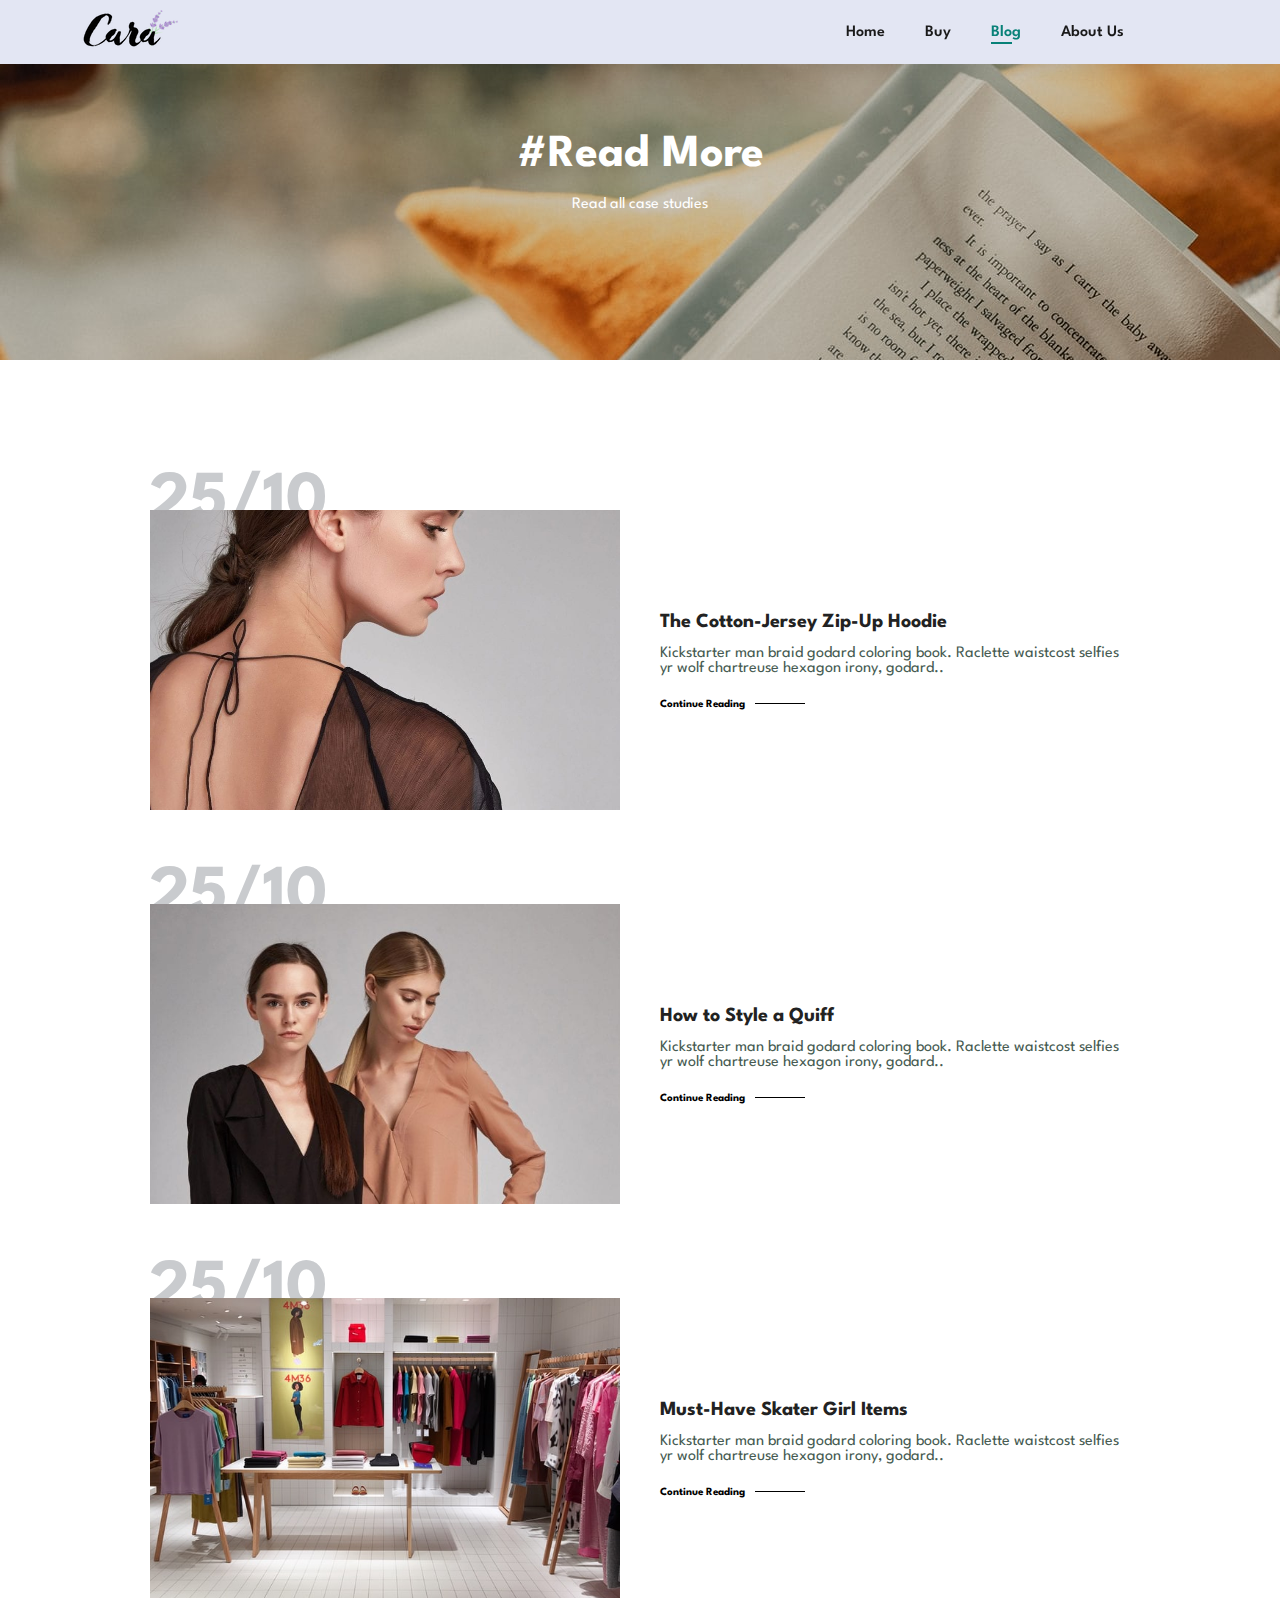
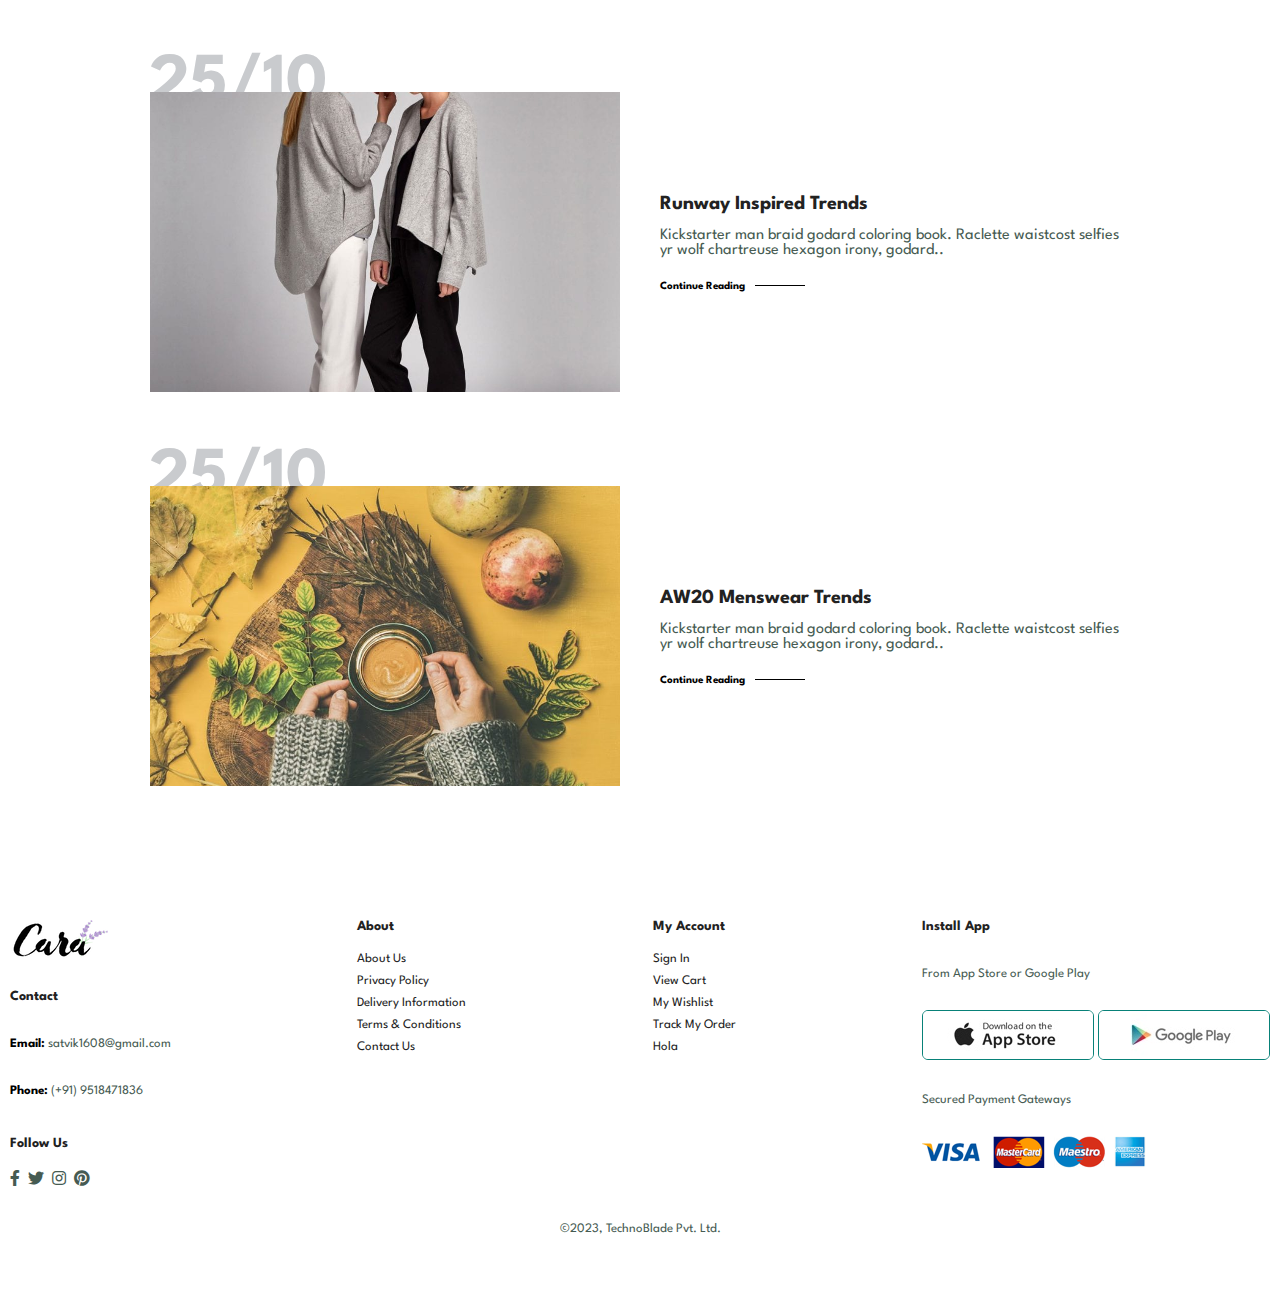
<file: pages/blog.html>
<!DOCTYPE html>
<html lang="en">

    <head>
        <meta charset="UTF-8">
        <meta http-equiv="X-UA-Compatible" content="IE=edge">
        <meta name="viewport" content="width=device-width, initial-scale=1.0">
        <title>Tech2etc Ecommerce Tutorial</title>
        <link rel="stylesheet" href="https://pro.fontawesome.com/releases/v5.10.0/css/all.css" />

        <link rel="stylesheet" href="../style.css">
        <link rel="stylesheet" href="../css/blog.css">
    </head>

    <body>

        <section id="header">
            <a href="../index.html">
                <img src="../img/logo.png">
            </a>


            <div>
                <ul id="navbar">
                    <li><a href="../index.html">Home</a></li>
                    <li><a  href="./shop.html">Buy</a></li>
                    <li><a class="active" href="./blog.html">Blog</a></li>
                    <li><a href="./about.html">About Us</a></li>
                    <li id="lg-bag"><a href="./cart.html"><i class="far fa-shopping-bag"></i></a></li>
                    <a href="#" id="close"><i class="far fa-times"></i></a>
                </ul>
            </div>
            <div id="mobile">
                <a href="./cart.html"><i class="far fa-shopping-bag"></i></a>
                <i id="bar" class="fas fa-outdent"></i>
            </div>
        </section>


        <section id="page-header" class="blog-header">
            <h2>#Read More</h2>
            <p>Read all case studies</p>
        </section>


        <section id="blog">
            <div class="blog-box">
                <div class="blog-img">
                    <img src="../img/blog/b1.jpg" alt="">
                </div>
                <div class="blog-details">
                    <h4>The Cotton-Jersey Zip-Up Hoodie</h4>
                    <p>Kickstarter man braid godard coloring book. Raclette waistcost
                        selfies yr wolf chartreuse hexagon irony, godard..
                    </p>
                    <a href="#">Continue Reading</a>
                </div>
                <h1>25/10</h1>
            </div>
            <div class="blog-box">
                <div class="blog-img">
                    <img src="../img/blog/b2.jpg" alt="">
                </div>
                <div class="blog-details">
                    <h4>How to Style a Quiff</h4>
                    <p>Kickstarter man braid godard coloring book. Raclette waistcost
                        selfies yr wolf chartreuse hexagon irony, godard..
                    </p>
                    <a href="#">Continue Reading</a>
                </div>
                <h1>25/10</h1>
            </div>
            <div class="blog-box">
                <div class="blog-img">
                    <img src="../img/blog/b3.jpg" alt="">
                </div>
                <div class="blog-details">
                    <h4>Must-Have Skater Girl Items</h4>
                    <p>Kickstarter man braid godard coloring book. Raclette waistcost
                        selfies yr wolf chartreuse hexagon irony, godard..
                    </p>
                    <a href="#">Continue Reading</a>
                </div>
                <h1>25/10</h1>
            </div>
            <div class="blog-box">
                <div class="blog-img">
                    <img src="../img/blog/b4.jpg" alt="">
                </div>
                <div class="blog-details">
                    <h4>Runway Inspired Trends</h4>
                    <p>Kickstarter man braid godard coloring book. Raclette waistcost
                        selfies yr wolf chartreuse hexagon irony, godard..
                    </p>
                    <a href="#">Continue Reading</a>
                </div>
                <h1>25/10</h1>
            </div>
            <div class="blog-box">
                <div class="blog-img">
                    <img src="../img/blog/b6.jpg" alt="">
                </div>
                <div class="blog-details">
                    <h4>AW20 Menswear Trends</h4>
                    <p>Kickstarter man braid godard coloring book. Raclette waistcost
                        selfies yr wolf chartreuse hexagon irony, godard..
                    </p>
                    <a href="#">Continue Reading</a>
                </div>
                <h1>25/10</h1>
            </div>
        </section>
        



        <footer class="section-p1">
            <div class="col">
                <img class="logo" src="../img/logo.png" alt="">
                <h4>Contact</h4>
                <p><strong>Email: </strong>satvik1608@gmail.com</p>
                <p><strong>Phone: </strong>(+91) 9518471836</p>
                <div class="follow">
                    <h4>Follow Us</h4>
                    <div class="icon">
                        <i class="fab fa-facebook-f"></i>
                        <i class="fab fa-twitter"></i>
                        <i class="fab fa-instagram"></i>
                        <i class="fab fa-pinterest"></i>
                    </div>
                </div>
            </div>
            <div class="col">
                <h4>About</h4>
                <a href="#">About Us</a>
                <a href="#">Privacy Policy</a>
                <a href="#">Delivery Information</a>
                <a href="#">Terms & Conditions</a>
                <a href="#">Contact Us</a>
            </div>

            <div class="col">
                <h4>My Account</h4>
                <a href="#">Sign In</a>
                <a href="#">View Cart</a>
                <a href="#">My Wishlist</a>
                <a href="#">Track My Order</a>
                <a href="#">Hola</a>
            </div>

            <div class="col install">
                <h4>Install App</h4>
                <p>From App Store or Google Play</p>
                <div class="row">
                    <img src="../img/pay/app.jpg" alt="">
                    <img src="../img/pay/play.jpg" alt="">
                </div>
                <p>Secured Payment Gateways</p>
                <img src="../img/pay/pay.png" alt="">

            </div>

            <div class="copyright">
                <p>©2023, TechnoBlade Pvt. Ltd.</p> 
            </div>
        </footer>

        <script src="../script.js"></script>
    </body>

</html>
</file>
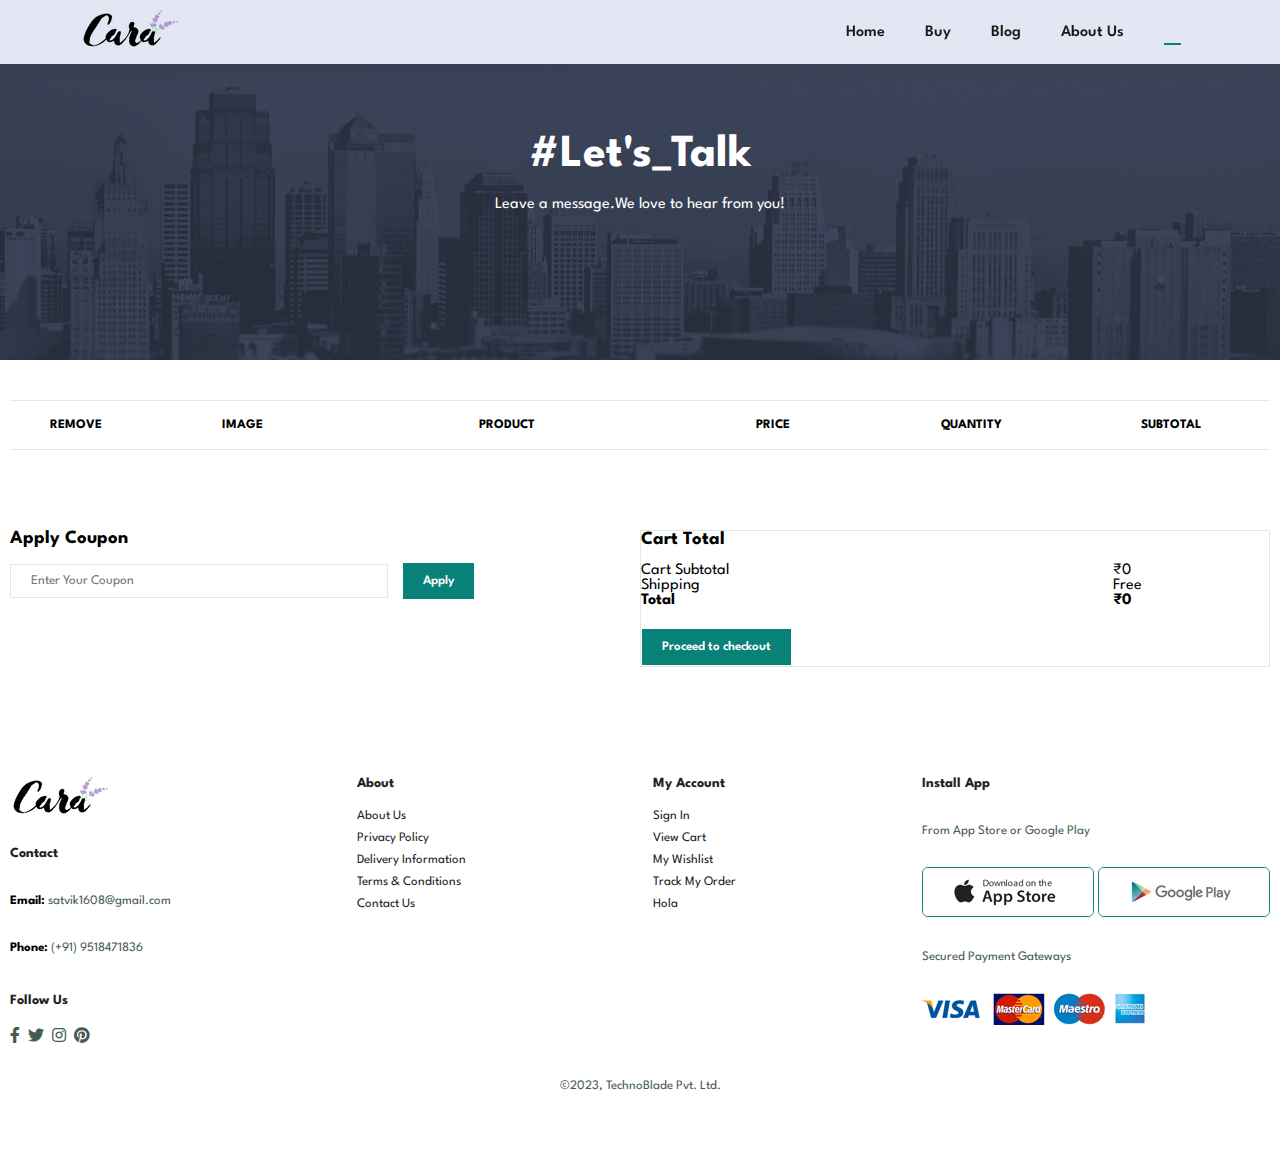
<file: pages/cart.html>
<!DOCTYPE html>
<html lang="en">

    <head>
        <meta charset="UTF-8">
        <meta http-equiv="X-UA-Compatible" content="IE=edge">
        <meta name="viewport" content="width=device-width, initial-scale=1.0">
        <title>Document</title>

        <link rel="stylesheet" href="https://pro.fontawesome.com/releases/v5.10.0/css/all.css" />

        <link rel="stylesheet" href="../style.css">

        <link rel="stylesheet" href="../css/cart.css">

    </head>

    <body>

        
        <section id="header">
            <a href="../index.html">
                <img src="../img/logo.png">
            </a>


            <div>
                <ul id="navbar">
                    <li><a href="../index.html">Home</a></li>
                    <li><a  href="./shop.html">Buy</a></li>
                    <li><a  href="./blog.html">Blog</a></li>
                    <li><a href="./about.html">About Us</a></li>
                    <li id="lg-bag"><a class="active" href="./cart.html"><i class="far fa-shopping-bag"></i></a></li>
                    <a href="#" id="close"><i class="far fa-times"></i></a>
                </ul>
            </div>
            <div id="mobile">
                <a href="./cart.html"><i class="far fa-shopping-bag"></i></a>
                <i id="bar" class="fas fa-outdent"></i>
            </div>
        </section>


        <section id="page-header" class="about-header">
            <h2>
                #Let's_Talk
            </h2>
            <p>Leave a message.We love to hear from you!  </p>
        </section>

        <section id="cart" class="section-p1">
            <table width="100%">
                <table>
                    <thead>
                        <tr>
                            <td>Remove</td>
                            <td>Image</td>
                            <td>Product</td>
                            <td>Price</td>
                            <td>Quantity</td>
                            <td>Subtotal</td>
                        </tr>
                    </thead>    

                    <tbody id="add">
                        
                    </tbody>

                </table>
            </table>
        </section>

        <section id="cart-add" class="section-p1">
            <div id="coupon">
                <h3>Apply Coupon</h3>
                <div>
                    <input type="text" placeholder="Enter Your Coupon">
                    <button class="normal">Apply</button>
                </div>
            </div>

            <div id="subtotal">
                <h3>Cart Total</h3>
                <table>
                    <tr>
                        <td>Cart Subtotal</td>
                        <td id="ctotal">₹8094</td>
                    </tr>
                    <tr>
                        <td>Shipping</td>
                        <td>Free</td>
                    </tr>
                    <tr>
                        <td><strong>Total</strong></td>
                        <td><strong id="total">₹8094</strong></td>
                    </tr>
                </table>

                <button class="normal">Proceed to checkout</button>
            </div>
        </section>

        <footer class="section-p1">
            <div class="col">
                <img class="logo" src="../img/logo.png" alt="">
                <h4>Contact</h4>
                <p><strong>Email: </strong>satvik1608@gmail.com</p>
                <p><strong>Phone: </strong>(+91) 9518471836</p>
                <div class="follow">
                    <h4>Follow Us</h4>
                    <div class="icon">
                        <i class="fab fa-facebook-f"></i>
                        <i class="fab fa-twitter"></i>
                        <i class="fab fa-instagram"></i>
                        <i class="fab fa-pinterest"></i>
                    </div>
                </div>
            </div>
            <div class="col">
                <h4>About</h4>
                <a href="#">About Us</a>
                <a href="#">Privacy Policy</a>
                <a href="#">Delivery Information</a>
                <a href="#">Terms & Conditions</a>
                <a href="#">Contact Us</a>
            </div>

            <div class="col">
                <h4>My Account</h4>
                <a href="#">Sign In</a>
                <a href="#">View Cart</a>
                <a href="#">My Wishlist</a>
                <a href="#">Track My Order</a>
                <a href="#">Hola</a>
            </div>

            <div class="col install">
                <h4>Install App</h4>
                <p>From App Store or Google Play</p>
                <div class="row">
                    <img src="../img/pay/app.jpg" alt="">
                    <img src="../img/pay/play.jpg" alt="">
                </div>
                <p>Secured Payment Gateways</p>
                <img src="../img/pay/pay.png" alt="">

            </div>

            <div class="copyright">
                <p>©2023, TechnoBlade Pvt. Ltd.</p> 
            </div>
        </footer>

        <script>

            function remove(itemId) {

                let bagItems = b.filter(bagItemId => bagItemId.id != itemId);

                localStorage.setItem('bag', JSON.stringify(bagItems));

                display();

                location.reload();

            }
            var a;
            var b;
            var totalPrice=0;
            function display(){
                    var append=document.getElementById("add");
                    console.log(append);
                    a=localStorage.getItem('bag');
                     b = a ? JSON.parse(a) : [];
                    b.forEach(element => {
                        let x=document.createElement("tr");
                        x.innerHTML=`
                                    <td><a onclick="remove(${element.id})"><i class="far fa-times-circle" )></i></a></td>
                                    <td><img src="${element.img}" alt=""></td>
                                    <td>${element.product}</td>
                                    <td>₹${element.price}</td>
                                    <td><input type="number" value="${element.qty}"></td>
                                    <td>₹${element.subtotal}</td>
                                `    
                                
                        append.appendChild(x) ; 
                        
                         totalPrice+=element.subtotal;

                    });
                    document.getElementById("ctotal").innerHTML=`₹${totalPrice}`; 
                    document.getElementById("total").innerHTML=`₹${totalPrice}`; 
            }

            display();

            
            
            

        </script>
        
        <script src="../script.js"></script>

    </body>

</html>
</file>
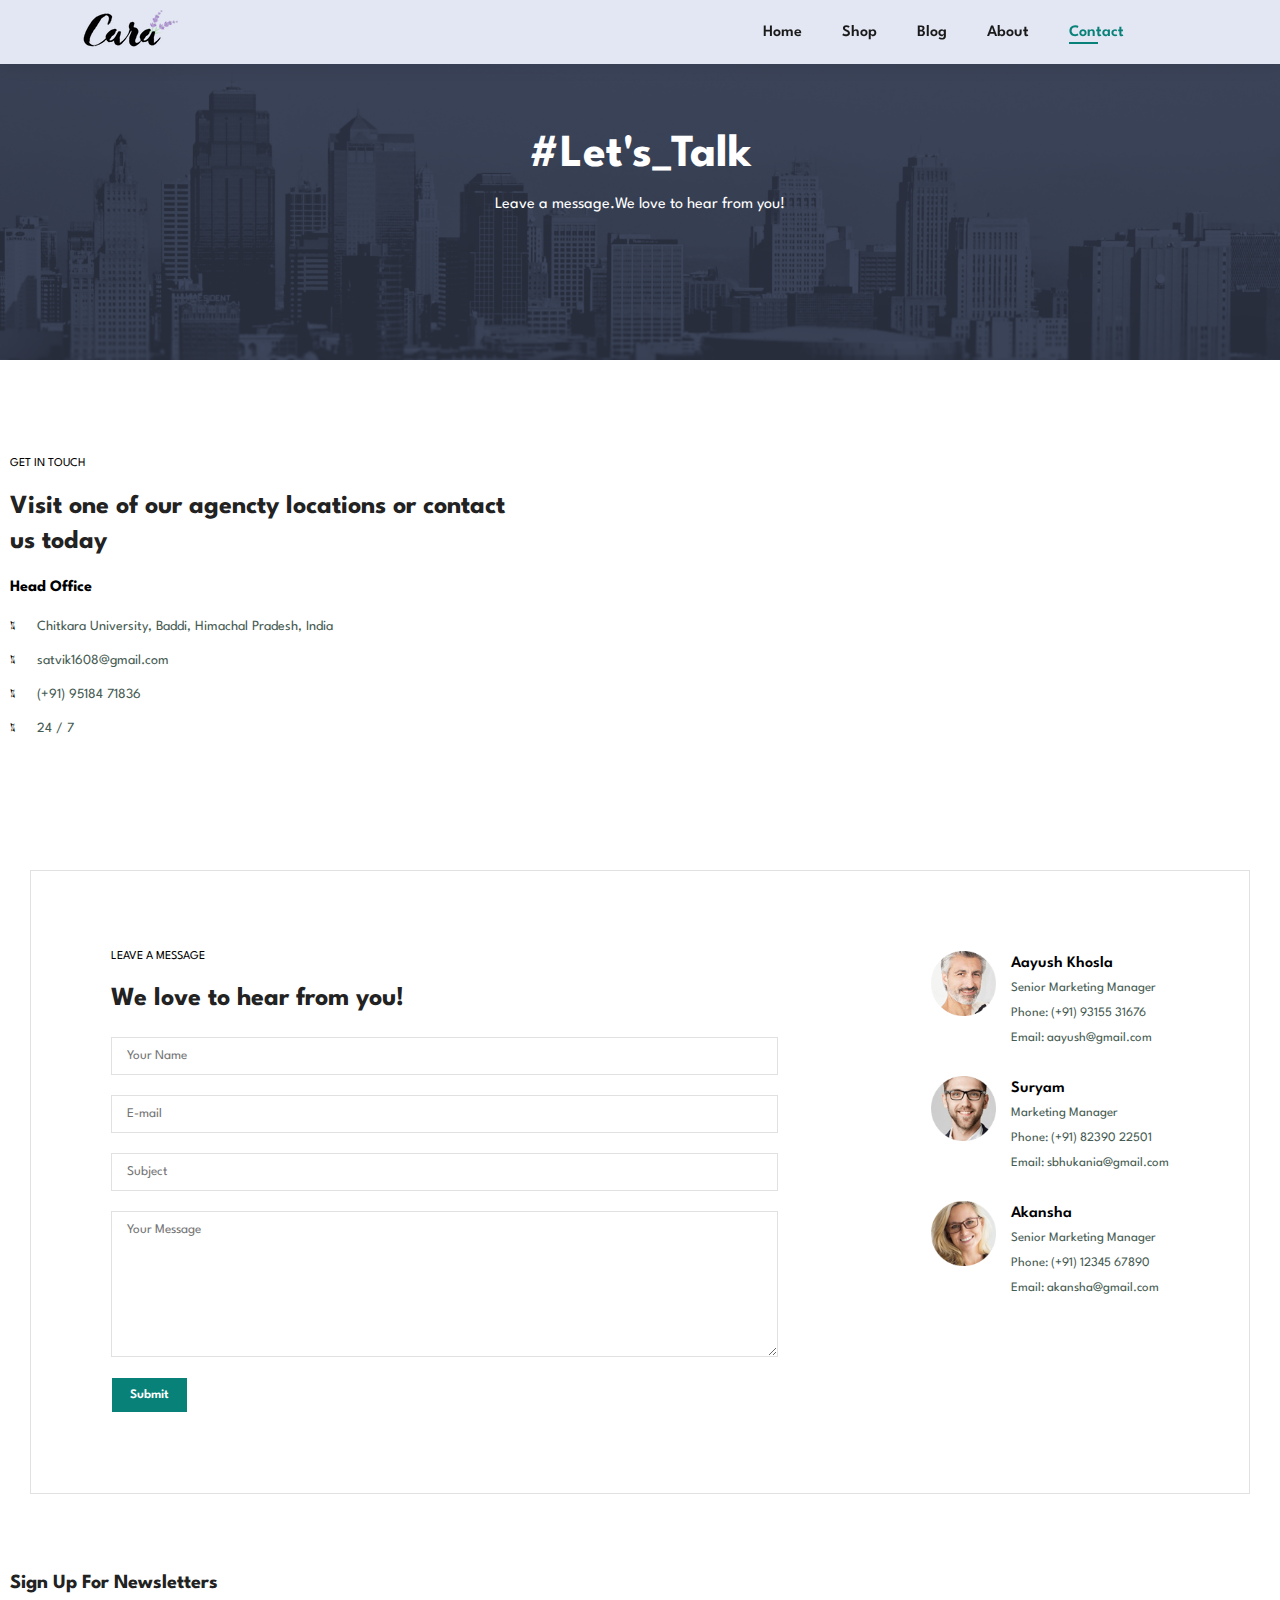
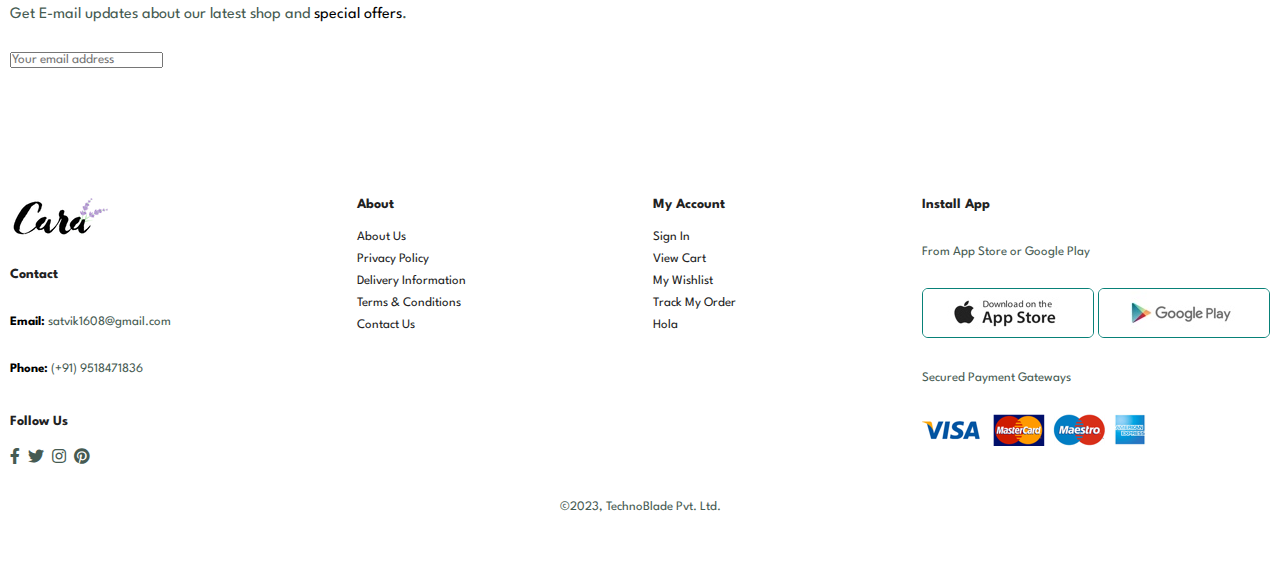
<file: pages/contact.html>
<!DOCTYPE html>
<html lang="en">

    <head>
        <meta charset="UTF-8">
        <meta http-equiv="X-UA-Compatible" content="IE=edge">
        <meta name="viewport" content="width=device-width, initial-scale=1.0">
        <title>Document</title>

        <link rel="stylesheet" href="https://pro.fontawesome.com/releases/v5.10.0/css/all.css" />

        <link rel="stylesheet" href="../style.css">

        <link rel="stylesheet" href="../css/contact.css">
        
    </head>

    <body>

        <section id="header">
            <a href="../index.html">
                <img src="../img/logo.png">
            </a>


            <div>
                <ul id="navbar">
                    <li><a href="../index.html">Home</a></li>
                    <li><a  href="./shop.html">Shop</a></li>
                    <li><a  href="./blog.html">Blog</a></li>
                    <li><a href="./about.html">About</a></li>
                    <li><a class="active"  href="./contact.html">Contact</a></li>
                    <li id="lg-bag"><a href="./cart.html"><i class="far fa-shopping-bag"></i></a></li>
                    <a href="#" id="close"><i class="far fa-times"></i></a>
                </ul>
            </div>
            <div id="mobile">
                <a href="./cart.html"><i class="far fa-shopping-bag"></i></a>
                <i id="bar" class="fas fa-outdent"></i>
            </div>
        </section>


        <section id="page-header" class="about-header">
            <h2>
                #Let's_Talk
            </h2>
            <p>Leave a message.We love to hear from you!  </p>
        </section>

        <section id="contact-details" class="section-p1">
            <div class="details">
                <span>GET IN TOUCH</span>
                <h2>Visit one of our agencty locations or contact us today</h2>
                <h3>Head Office</h3>
                <div>
                    <li>
                        <i class="fal fa-map"></i>
                        <p>Chitkara University, Baddi, Himachal Pradesh, India</p>
                    </li>
                    <li>
                        <i class="fal fa-envelope"></i>
                        <p>satvik1608@gmail.com</p>
                    </li>
                    <li>
                        <i class="fal fa-phone-alt"></i>
                        <p>(+91) 95184 71836</p>
                    </li>
                    <li>
                        <i class="fal fa-clock"></i>
                        <p>24 / 7</p>
                    </li>
                </div>
            </div>

            <div class="map">
                <iframe src="https://www.google.com/maps/embed?pb=!1m18!1m12!1m3!1d13697.3302410836!2d76.86203463591622!3d30.87735650880661!2m3!1f0!2f0!3f0!3m2!1i1024!2i768!4f13.1!3m3!1m2!1s0x390ff55d9e0ed113%3A0x34a6cadf9a13d341!2sCHITKARA%20UNIVERSITY%2C%20BADDI!5e0!3m2!1sen!2sin!4v1698313541713!5m2!1sen!2sin" 
                width="600" height="450" style="border:0;" allowfullscreen="" loading="lazy" referrerpolicy="no-referrer-when-downgrade"></iframe>
            </div>
        </section>

        <section id="form-details">
            <form action="">
                <span>LEAVE A MESSAGE</span>
                <h2>We love to hear from you!</h2>
                <input type="text" placeholder="Your Name">
                <input type="email" placeholder="E-mail">
                <input type="text" placeholder="Subject">
                <textarea name="" id="" cols="30" rows="10" placeholder="Your Message"></textarea>
                <button class="normal">Submit</button>
            </form>

            <div class="people">
                <div>
                    <img src="../img/people/1.png" alt="">
                    <p>
                        <span>Aayush Khosla</span> Senior Marketing Manager
                        <br>
                        Phone: (+91) 93155 31676
                        <br>
                        Email: aayush@gmail.com
                    </p>
                </div>
                <div>
                    <img src="../img/people/2.png" alt="">
                    <p>
                        <span>Suryam</span> Marketing Manager
                        <br>
                        Phone: (+91) 82390 22501
                        <br>
                        Email: sbhukania@gmail.com
                    </p>
                </div>
                <div>
                    <img src="../img/people/3.png" alt="">
                    <p>
                        <span>Akansha</span> Senior Marketing Manager
                        <br>
                        Phone: (+91) 12345 67890
                        <br>
                        Email: akansha@gmail.com
                    </p>
                </div>
            </div>
        </section>

        <section id="newsletter" class="section-p1 section-m1">
            <div class="newstext">
                <h4>Sign Up For Newsletters</h4>
                <p>Get E-mail updates about our latest shop and <span>special offers</span>.</p>
            </div> 
            <div class="form">
                <input type="text" placeholder="Your email address">
                <button class="normal">Sign Up</button>
            </div>
        </section>

        <footer class="section-p1">
            <div class="col">
                <img class="logo" src="../img/logo.png" alt="">
                <h4>Contact</h4>
                <p><strong>Email: </strong>satvik1608@gmail.com</p>
                <p><strong>Phone: </strong>(+91) 9518471836</p>
                <div class="follow">
                    <h4>Follow Us</h4>
                    <div class="icon">
                        <i class="fab fa-facebook-f"></i>
                        <i class="fab fa-twitter"></i>
                        <i class="fab fa-instagram"></i>
                        <i class="fab fa-pinterest"></i>
                    </div>
                </div>
            </div>
            <div class="col">
                <h4>About</h4>
                <a href="#">About Us</a>
                <a href="#">Privacy Policy</a>
                <a href="#">Delivery Information</a>
                <a href="#">Terms & Conditions</a>
                <a href="#">Contact Us</a>
            </div>

            <div class="col">
                <h4>My Account</h4>
                <a href="#">Sign In</a>
                <a href="#">View Cart</a>
                <a href="#">My Wishlist</a>
                <a href="#">Track My Order</a>
                <a href="#">Hola</a>
            </div>

            <div class="col install">
                <h4>Install App</h4>
                <p>From App Store or Google Play</p>
                <div class="row">
                    <img src="../img/pay/app.jpg" alt="">
                    <img src="../img/pay/play.jpg" alt="">
                </div>
                <p>Secured Payment Gateways</p>
                <img src="../img/pay/pay.png" alt="">

            </div>

            <div class="copyright">
                <p>©2023, TechnoBlade Pvt. Ltd.</p> 
            </div>
        </footer>


        <script src="../script.js"></script>

    </body>

</html>
</file>
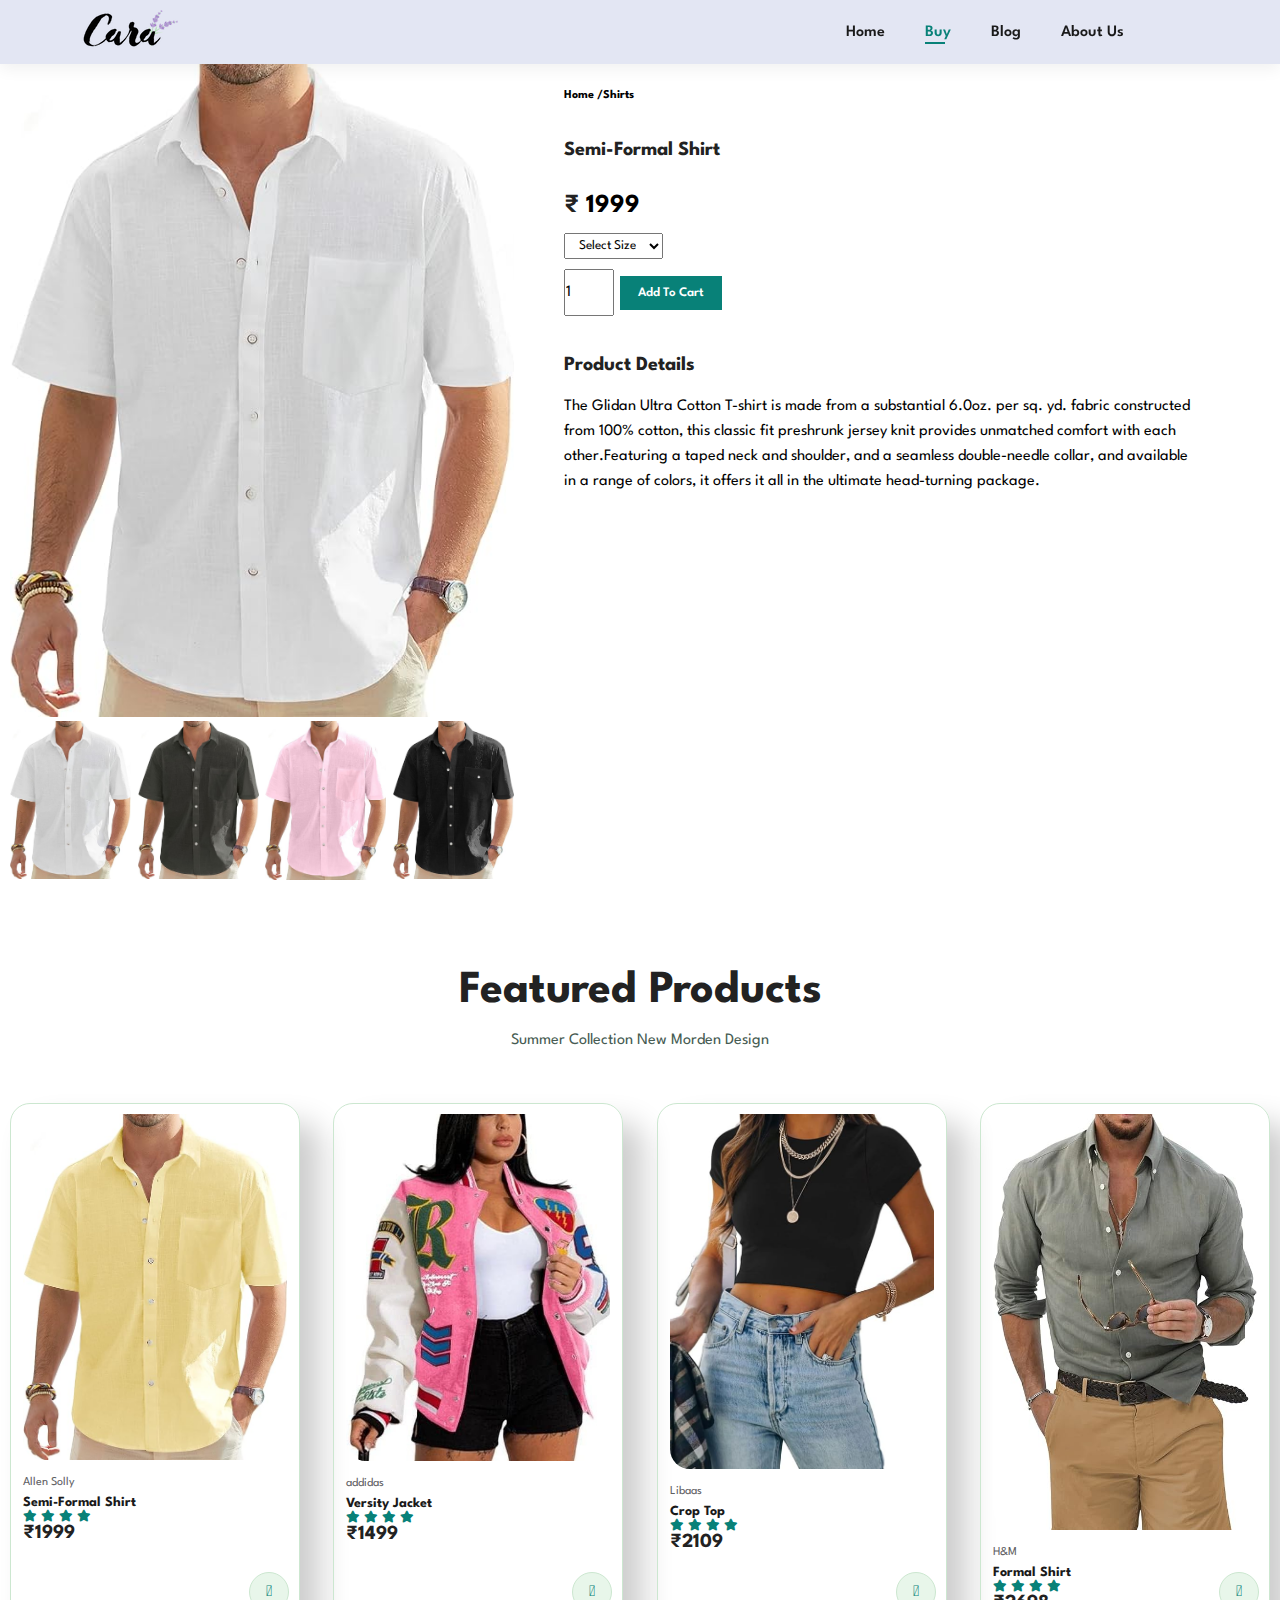
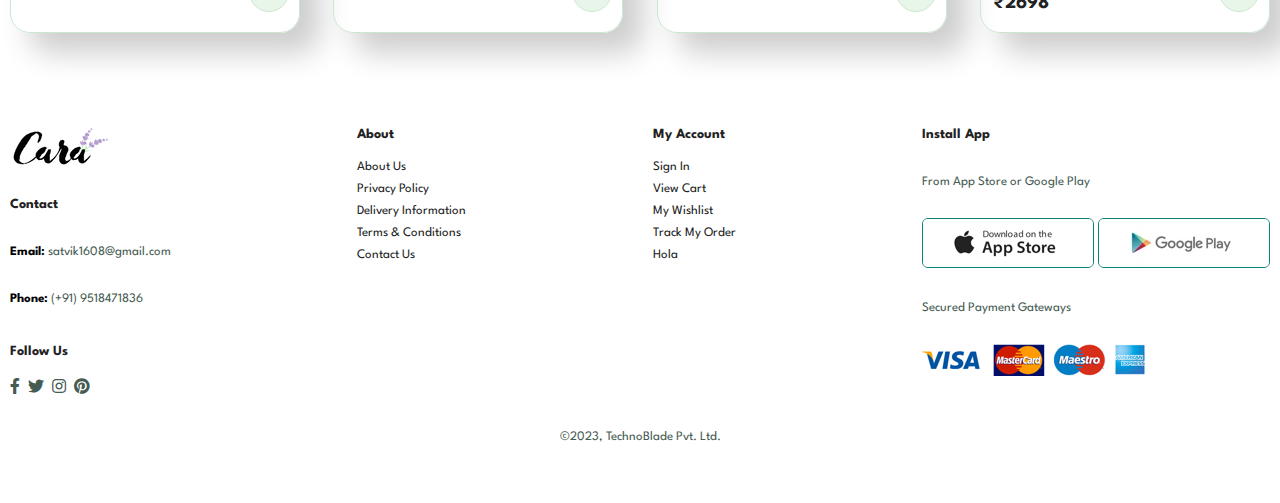
<file: pages/product.html>
<!DOCTYPE html>
<html lang="en">

    <head>
        <meta charset="UTF-8">
        <meta http-equiv="X-UA-Compatible" content="IE=edge">
        <meta name="viewport" content="width=device-width, initial-scale=1.0">
        <title>Tech2etc Ecommerce Tutorial</title>
        <link rel="stylesheet" href="https://pro.fontawesome.com/releases/v5.10.0/css/all.css" />

        <link rel="stylesheet" href="../style.css">

        <link rel="stylesheet" href="../css/product.css">

        

    </head>

    <body>


        <section id="header">
            <a href="../index.html">
                <img src="../img/logo.png">
            </a>


            <div>
                <ul id="navbar">
                    <li><a href="../index.html">Home</a></li>
                    <li><a class="active" href="./shop.html">Buy</a></li>
                    <li><a href="./blog.html">Blog</a></li>
                    <li><a href="./about.html">About Us</a></li>
                    <li id="lg-bag"><a href="./cart.html"><i class="far fa-shopping-bag"></i></a></li>
                    <a href="#" id="close"><i class="far fa-times"></i></a>
                </ul>
            </div>
            <div id="mobile">
                <a href="./cart.html"><i class="far fa-shopping-bag"></i></a>
                <i id="bar" class="fas fa-outdent"></i>
            </div>
        </section>

        <section id="prodetails" class="section-p1">
            <div class="single-pro-image">
                <img src="../img/products/f1.jpg" width="100%" id="MainImg" alt="">

                <div class="small-img-group">
                        <div class="small-img-col">
                            <img src="../img/products/f1.jpg" width="100%"  class="small-img" alt="">
                        </div>
                        <div class="small-img-col">
                            <img src="../img/products/f2.jpg" width="100%"  class="small-img" alt="">
                        </div>
                        <div class="small-img-col">
                            <img src="../img/products/f3.jpg" width="100%"  class="small-img" alt="">
                        </div>
                        <div class="small-img-col">
                            <img src="../img/products/f4.jpg" width="100%"  class="small-img" alt="">
                        </div>
                        
                </div>

            </div>

            <div class="single-pro-details">
                <h6>Home /Shirts</h6>
                <h4>Semi-Formal Shirt</h4>
                <h2>₹
                <span>1999</span>
                </h2>
                <select>
                    <option >Select Size</option>
                    <option >XL</option>
                    <option >XXL</option>
                    <option >S</option>
                    <option >L</option>
                    <option >M</option>
                </select>
                <input type="number" value="1">
                <button class="normal">Add To Cart</button>
                <h4>Product Details</h4>
                <span>The Glidan Ultra Cotton T-shirt is made from a substantial 6.0oz. per sq. yd.
                    fabric constructed from 100% cotton, this classic fit preshrunk jersey
                    knit provides unmatched comfort with each other.Featuring a taped neck and shoulder,
                     and a seamless double-needle collar, and available in a range of colors, 
                     it offers it all in the ultimate head-turning package.
                </span>

            </div>
        </section>

        <section id="product1" class="section-p1">
           <h2>Featured Products</h2>
           <p>Summer Collection New Morden Design</p>
            <div class="pro-container">
                <div class="pro" onclick="window.location.href='./product.html';">
                    <img src="../img/products/f5.jpg">
                    <div class="des">
                        <span>Allen Solly</span>
                        <h5>Semi-Formal Shirt</h5>
                        <div class="star">
                            <i class="fas fa-star"></i>
                            <i class="fas fa-star"></i>
                            <i class="fas fa-star"></i>
                            <i class="fas fa-star"></i>
                        </div>
                        <h4>₹1999</h4>
                    </div>
                    <a href="#"><i class="fal fa-shopping-cart cart"></i></a>
                </div>
                <div class="pro" onclick="window.location.href='./product3.html';">
                    <img src="../img/products/f6.jpg">
                    <div class="des">
                        <span>addidas</span>
                        <h5>Versity Jacket</h5>
                        <div class="star">
                            <i class="fas fa-star"></i>
                            <i class="fas fa-star"></i>
                            <i class="fas fa-star"></i>
                            <i class="fas fa-star"></i>
                        </div>
                        <h4>₹1499</h4>
                    </div>
                    <a href="#"><i class="fal fa-shopping-cart cart"></i></a>
                </div>
                <div class="pro" onclick="window.location.href='./product4.html';">
                    <img src="../img/products/f7.jpg" >
                    <div class="des">
                        <span>Libaas</span>
                        <h5>Crop Top</h5>
                        <div class="star">
                            <i class="fas fa-star"></i>
                            <i class="fas fa-star"></i>
                            <i class="fas fa-star"></i>
                            <i class="fas fa-star"></i>
                        </div>
                        <h4>₹2109</h4>
                    </div>
                    <a href="#"><i class="fal fa-shopping-cart cart"></i></a>
                </div>
                <div class="pro" onclick="window.location.href='./product1.html';">
                    <img src="../img/products/n5.jpg">
                    <div class="des">
                        <span>H&M</span>
                        <h5>Formal Shirt</h5>
                        <div class="star">
                            <i class="fas fa-star"></i>
                            <i class="fas fa-star"></i>
                            <i class="fas fa-star"></i>
                            <i class="fas fa-star"></i>
                        </div>
                        <h4>₹2698</h4>
                    </div>
                    <a href="#"><i class="fal fa-shopping-cart cart"></i></a>
                </div>
       
            </div>
        </section>









        <footer class="section-p1">
            <div class="col">
                <img class="logo" src="../img/logo.png" alt="">
                <h4>Contact</h4>
                <p><strong>Email: </strong>satvik1608@gmail.com</p>
                <p><strong>Phone: </strong>(+91) 9518471836</p>
                <div class="follow">
                    <h4>Follow Us</h4>
                    <div class="icon">
                        <i class="fab fa-facebook-f"></i>
                        <i class="fab fa-twitter"></i>
                        <i class="fab fa-instagram"></i>
                        <i class="fab fa-pinterest"></i>
                    </div>
                </div>
            </div>
            <div class="col">
                <h4>About</h4>
                <a href="#">About Us</a>
                <a href="#">Privacy Policy</a>
                <a href="#">Delivery Information</a>
                <a href="#">Terms & Conditions</a>
                <a href="#">Contact Us</a>
            </div>

            <div class="col">
                <h4>My Account</h4>
                <a href="#">Sign In</a>
                <a href="#">View Cart</a>
                <a href="#">My Wishlist</a>
                <a href="#">Track My Order</a>
                <a href="#">Hola</a>
            </div>

            <div class="col install">
                <h4>Install App</h4>
                <p>From App Store or Google Play</p>
                <div class="row">
                    <img src="../img/pay/app.jpg" alt="">
                    <img src="../img/pay/play.jpg" alt="">
                </div>
                <p>Secured Payment Gateways</p>
                <img src="../img/pay/pay.png" alt="">

            </div>

            <div class="copyright">
                <p>©2023, TechnoBlade Pvt. Ltd.</p> 
            </div>
        </footer>

        

        <script >
            
            var mainImg=document.getElementById("MainImg");
            var smallImg=document.getElementsByClassName("small-img");
            

            smallImg[0].onclick=function(){
                mainImg.src=smallImg[0].src;
            }
            smallImg[1].onclick=function(){
                mainImg.src=smallImg[1].src;
            }
            smallImg[2].onclick=function(){
                mainImg.src=smallImg[2].src;
            }
            smallImg[3].onclick=function(){
                mainImg.src=smallImg[3].src;
            }
            


            
            var a=localStorage.getItem('bag');
            let b = a ? JSON.parse(a) : [];

            var s=document.querySelector("#prodetails .single-pro-details button");
            // s=s.getAttribute("h2");
            let d={};
            s.addEventListener("click",function(){
                d["id"]=Math.random()*1000;
                d["img"]=mainImg.src;
                d["product"]=document.querySelector("#prodetails .single-pro-details h6").innerHTML;
                d["price"]=document.querySelector("#prodetails .single-pro-details h2 span").innerHTML;
                d["qty"]=document.querySelector("#prodetails .single-pro-details input").value;
                let i=Number(d["qty"]);
                let j=Number(d["price"]);
                d["subtotal"]=i*j;
                b.push(d);
                localStorage.setItem("bag",JSON.stringify(b));
            })
            
            
            


        </script>
    
        <script src="../script.js"></script>
    </body>

</html>
</file>
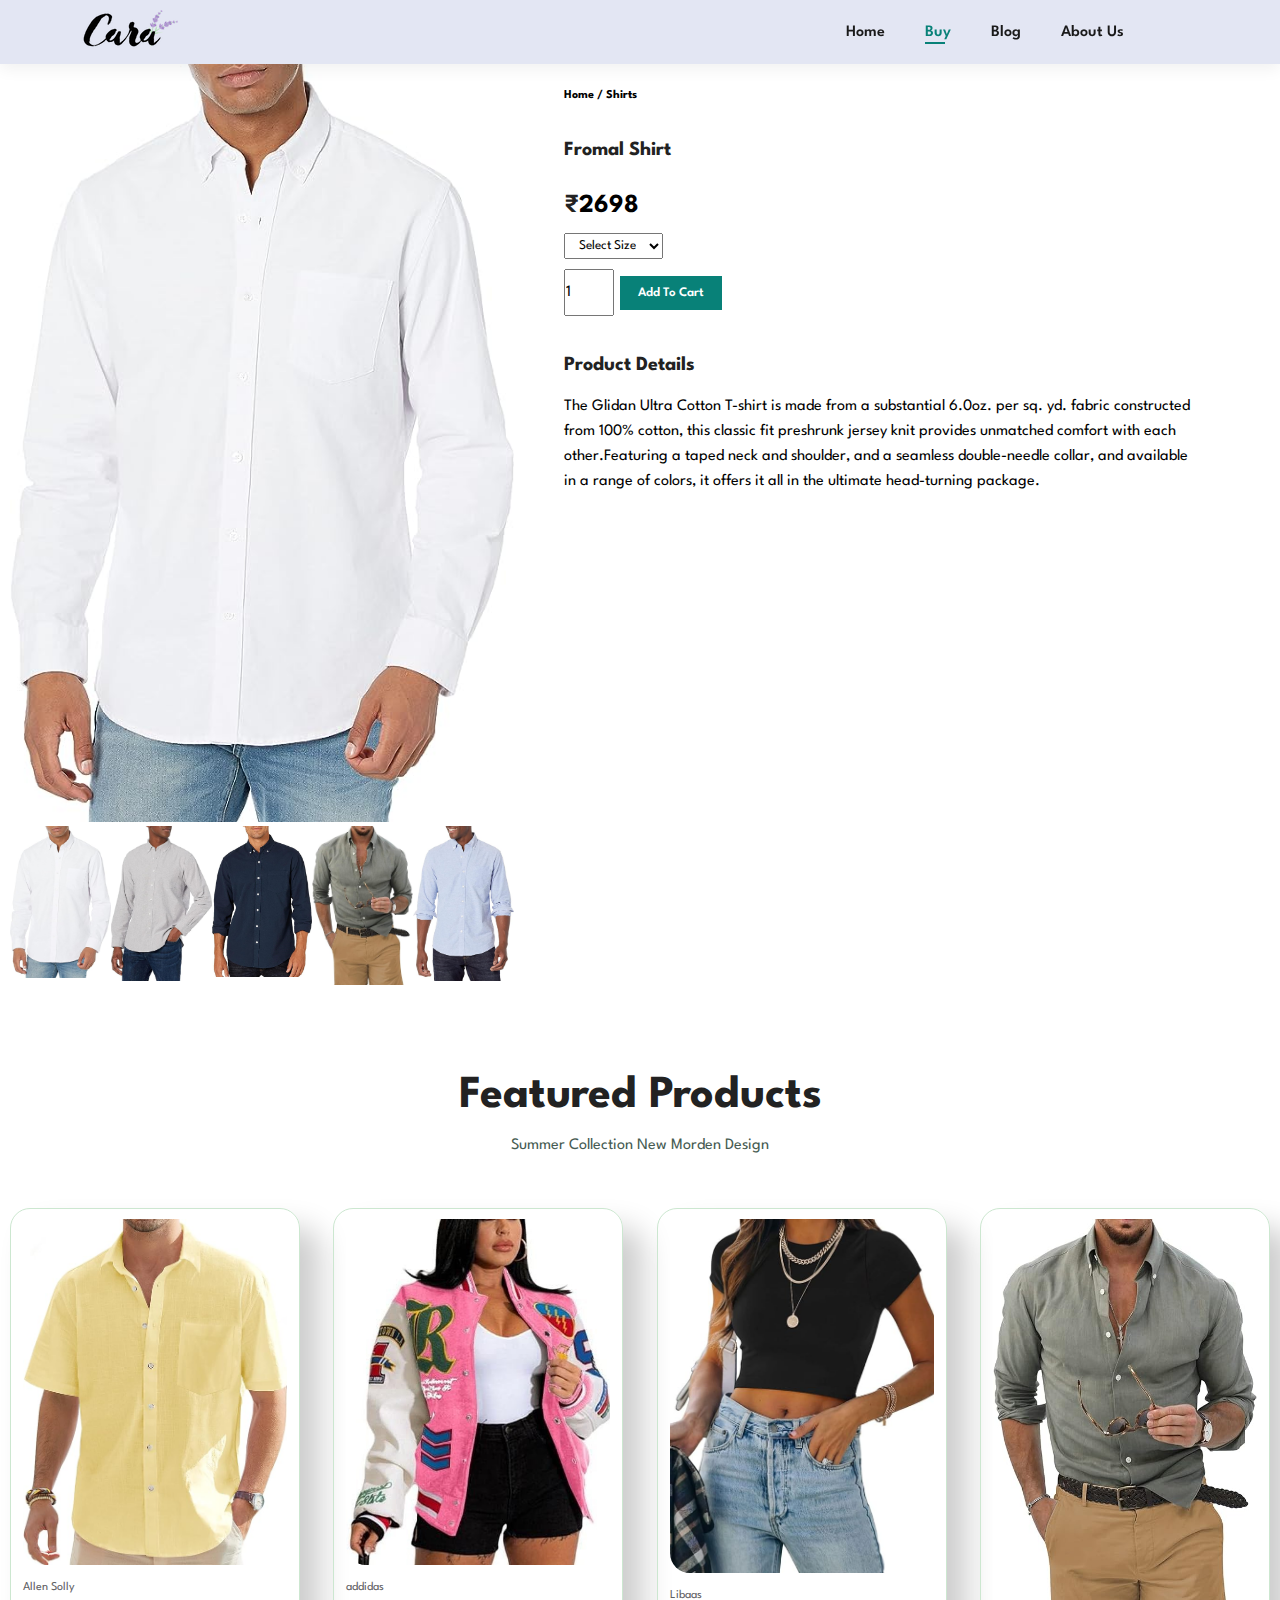
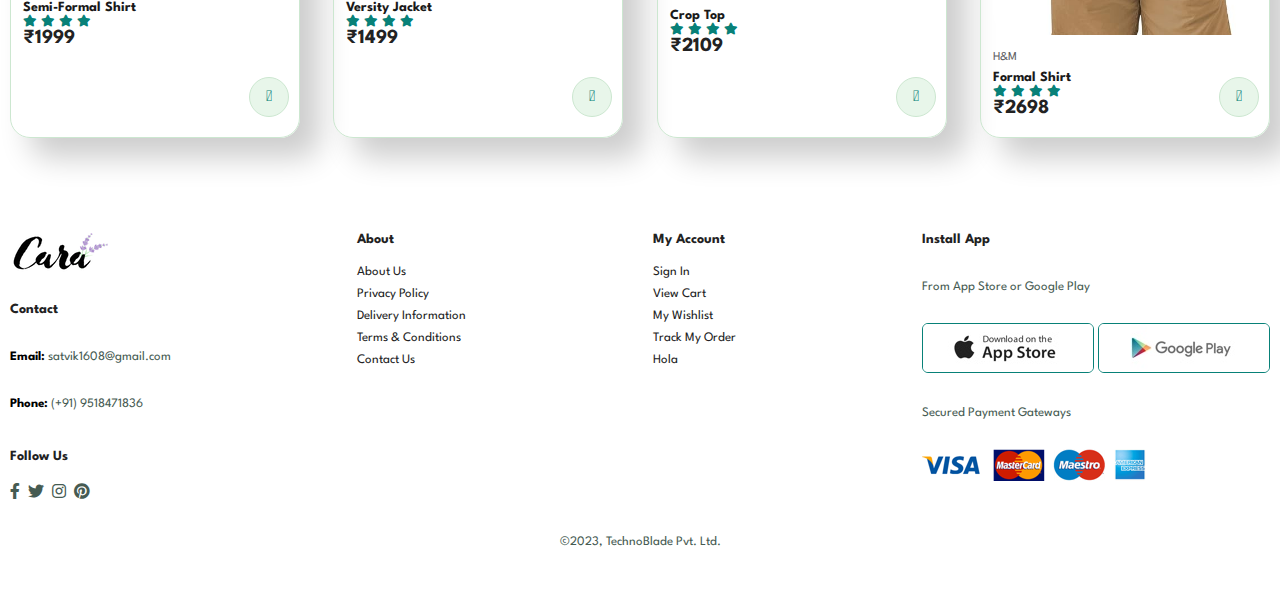
<file: pages/product1.html>
<!DOCTYPE html>
<html lang="en">

    <head>
        <meta charset="UTF-8">
        <meta http-equiv="X-UA-Compatible" content="IE=edge">
        <meta name="viewport" content="width=device-width, initial-scale=1.0">
        <title>Tech2etc Ecommerce Tutorial</title>
        <link rel="stylesheet" href="https://pro.fontawesome.com/releases/v5.10.0/css/all.css" />

        <link rel="stylesheet" href="../style.css">

        <link rel="stylesheet" href="../css/product.css">

    </head>

    <body>


        <section id="header">
            <a href="../index.html">
                <img src="../img/logo.png">
            </a>


            <div>
                <ul id="navbar">
                    <li><a href="../index.html">Home</a></li>
                    <li><a class="active" href="./shop.html">Buy</a></li>
                    <li><a href="./blog.html">Blog</a></li>
                    <li><a href="./about.html">About Us</a></li>
                    <li id="lg-bag"><a href="./cart.html"><i class="far fa-shopping-bag"></i></a></li>
                    <a href="#" id="close"><i class="far fa-times"></i></a>
                </ul>
            </div>
            <div id="mobile">
                <a href="./cart.html"><i class="far fa-shopping-bag"></i></a>
                <i id="bar" class="fas fa-outdent"></i>
            </div>
        </section>

        <section id="prodetails" class="section-p1">
            <div class="single-pro-image">
                <img src="../img/products/n1.jpg" width="100%" id="MainImg" alt="">

                <div class="small-img-group">
                        <div class="small-img-col">
                            <img src="../img/products/n1.jpg" width="100%"  class="small-img" alt="">
                        </div>
                        <div class="small-img-col">
                            <img src="../img/products/n2.jpg" width="100%"  class="small-img" alt="">
                        </div>
                        <div class="small-img-col">
                            <img src="../img/products/n3.jpg" width="100%"  class="small-img" alt="">
                        </div>
                        <div class="small-img-col">
                            <img src="../img/products/n5.jpg" width="100%"  class="small-img" alt="">
                        </div>
                        <div class="small-img-col">
                            <img src="../img/products/n7.jpg" width="100%"  class="small-img" alt="">
                        </div>
                        
                </div>

            </div>

            <div class="single-pro-details">
                <h6>Home / Shirts</h6>
                <h4>Fromal Shirt</h4>
                <h2>₹<span>2698</span></h2>
                <select>
                    <option >Select Size</option>
                    <option >XL</option>
                    <option >XXL</option>
                    <option >S</option>
                    <option >L</option>
                    <option >M</option>
                </select>
                <input type="number" value="1">
                <button class="normal">Add To Cart</button>
                <h4>Product Details</h4>
                <span>The Glidan Ultra Cotton T-shirt is made from a substantial 6.0oz. per sq. yd.
                    fabric constructed from 100% cotton, this classic fit preshrunk jersey
                    knit provides unmatched comfort with each other.Featuring a taped neck and shoulder,
                     and a seamless double-needle collar, and available in a range of colors, 
                     it offers it all in the ultimate head-turning package.
                </span>

            </div>
        </section>

        <section id="product1" class="section-p1">
            <h2>Featured Products</h2>
            <p>Summer Collection New Morden Design</p>
             <div class="pro-container">
                 <div class="pro" onclick="window.location.href='./product.html';">
                     <img src="../img/products/f5.jpg">
                     <div class="des">
                         <span>Allen Solly</span>
                         <h5>Semi-Formal Shirt</h5>
                         <div class="star">
                             <i class="fas fa-star"></i>
                             <i class="fas fa-star"></i>
                             <i class="fas fa-star"></i>
                             <i class="fas fa-star"></i>
                         </div>
                         <h4>₹1999</h4>
                     </div>
                     <a href="#"><i class="fal fa-shopping-cart cart"></i></a>
                 </div>
                 <div class="pro" onclick="window.location.href='./product3.html';">
                     <img src="../img/products/f6.jpg">
                     <div class="des">
                         <span>addidas</span>
                         <h5>Versity Jacket</h5>
                         <div class="star">
                             <i class="fas fa-star"></i>
                             <i class="fas fa-star"></i>
                             <i class="fas fa-star"></i>
                             <i class="fas fa-star"></i>
                         </div>
                         <h4>₹1499</h4>
                     </div>
                     <a href="#"><i class="fal fa-shopping-cart cart"></i></a>
                 </div>
                 <div class="pro" onclick="window.location.href='./product4.html';">
                     <img src="../img/products/f7.jpg" >
                     <div class="des">
                         <span>Libaas</span>
                         <h5>Crop Top</h5>
                         <div class="star">
                             <i class="fas fa-star"></i>
                             <i class="fas fa-star"></i>
                             <i class="fas fa-star"></i>
                             <i class="fas fa-star"></i>
                         </div>
                         <h4>₹2109</h4>
                     </div>
                     <a href="#"><i class="fal fa-shopping-cart cart"></i></a>
                 </div>
                 <div class="pro" onclick="window.location.href='./product1.html';">
                     <img src="../img/products/n5.jpg">
                     <div class="des">
                         <span>H&M</span>
                         <h5>Formal Shirt</h5>
                         <div class="star">
                             <i class="fas fa-star"></i>
                             <i class="fas fa-star"></i>
                             <i class="fas fa-star"></i>
                             <i class="fas fa-star"></i>
                         </div>
                         <h4>₹2698</h4>
                     </div>
                     <a href="#"><i class="fal fa-shopping-cart cart"></i></a>
                 </div>
        
             </div>
         </section>










        <footer class="section-p1">
            <div class="col">
                <img class="logo" src="../img/logo.png" alt="">
                <h4>Contact</h4>
                <p><strong>Email: </strong>satvik1608@gmail.com</p>
                <p><strong>Phone: </strong>(+91) 9518471836</p>
                <div class="follow">
                    <h4>Follow Us</h4>
                    <div class="icon">
                        <i class="fab fa-facebook-f"></i>
                        <i class="fab fa-twitter"></i>
                        <i class="fab fa-instagram"></i>
                        <i class="fab fa-pinterest"></i>
                    </div>
                </div>
            </div>
            <div class="col">
                <h4>About</h4>
                <a href="#">About Us</a>
                <a href="#">Privacy Policy</a>
                <a href="#">Delivery Information</a>
                <a href="#">Terms & Conditions</a>
                <a href="#">Contact Us</a>
            </div>

            <div class="col">
                <h4>My Account</h4>
                <a href="#">Sign In</a>
                <a href="#">View Cart</a>
                <a href="#">My Wishlist</a>
                <a href="#">Track My Order</a>
                <a href="#">Hola</a>
            </div>

            <div class="col install">
                <h4>Install App</h4>
                <p>From App Store or Google Play</p>
                <div class="row">
                    <img src="../img/pay/app.jpg" alt="">
                    <img src="../img/pay/play.jpg" alt="">
                </div>
                <p>Secured Payment Gateways</p>
                <img src="../img/pay/pay.png" alt="">

            </div>

            <div class="copyright">
                <p>©2023, TechnoBlade Pvt. Ltd.</p> 
            </div>
        </footer>

        <script>
            var mainImg=document.getElementById("MainImg");
            var smallImg=document.getElementsByClassName("small-img");

            smallImg[0].onclick=function(){
                mainImg.src=smallImg[0].src;
            }
            smallImg[1].onclick=function(){
                mainImg.src=smallImg[1].src;
            }
        
            smallImg[2].onclick=function(){
                mainImg.src=smallImg[2].src;
            }
            
            smallImg[3].onclick=function(){
                mainImg.src=smallImg[3].src;
            }
            smallImg[4].onclick=function(){
                mainImg.src=smallImg[3].src;
            }

            var a=localStorage.getItem('bag');
            let b = a ? JSON.parse(a) : [];

            var s=document.querySelector("#prodetails .single-pro-details button");
            // s=s.getAttribute("h2");
            let d={};
            s.addEventListener("click",function(){
                d["id"]=Math.random()*1000;
                d["img"]=mainImg.src;
                d["product"]=document.querySelector("#prodetails .single-pro-details h6").innerHTML;
                d["price"]=document.querySelector("#prodetails .single-pro-details h2 span").innerHTML;
                d["qty"]=document.querySelector("#prodetails .single-pro-details input").value;
                let i=Number(d["qty"]);
                let j=Number(d["price"]);
                d["subtotal"]=i*j;
                b.push(d);
                localStorage.setItem("bag",JSON.stringify(b));
            })

        </script>

        <script src="../script.js"></script>
    </body>

</html>
</file>
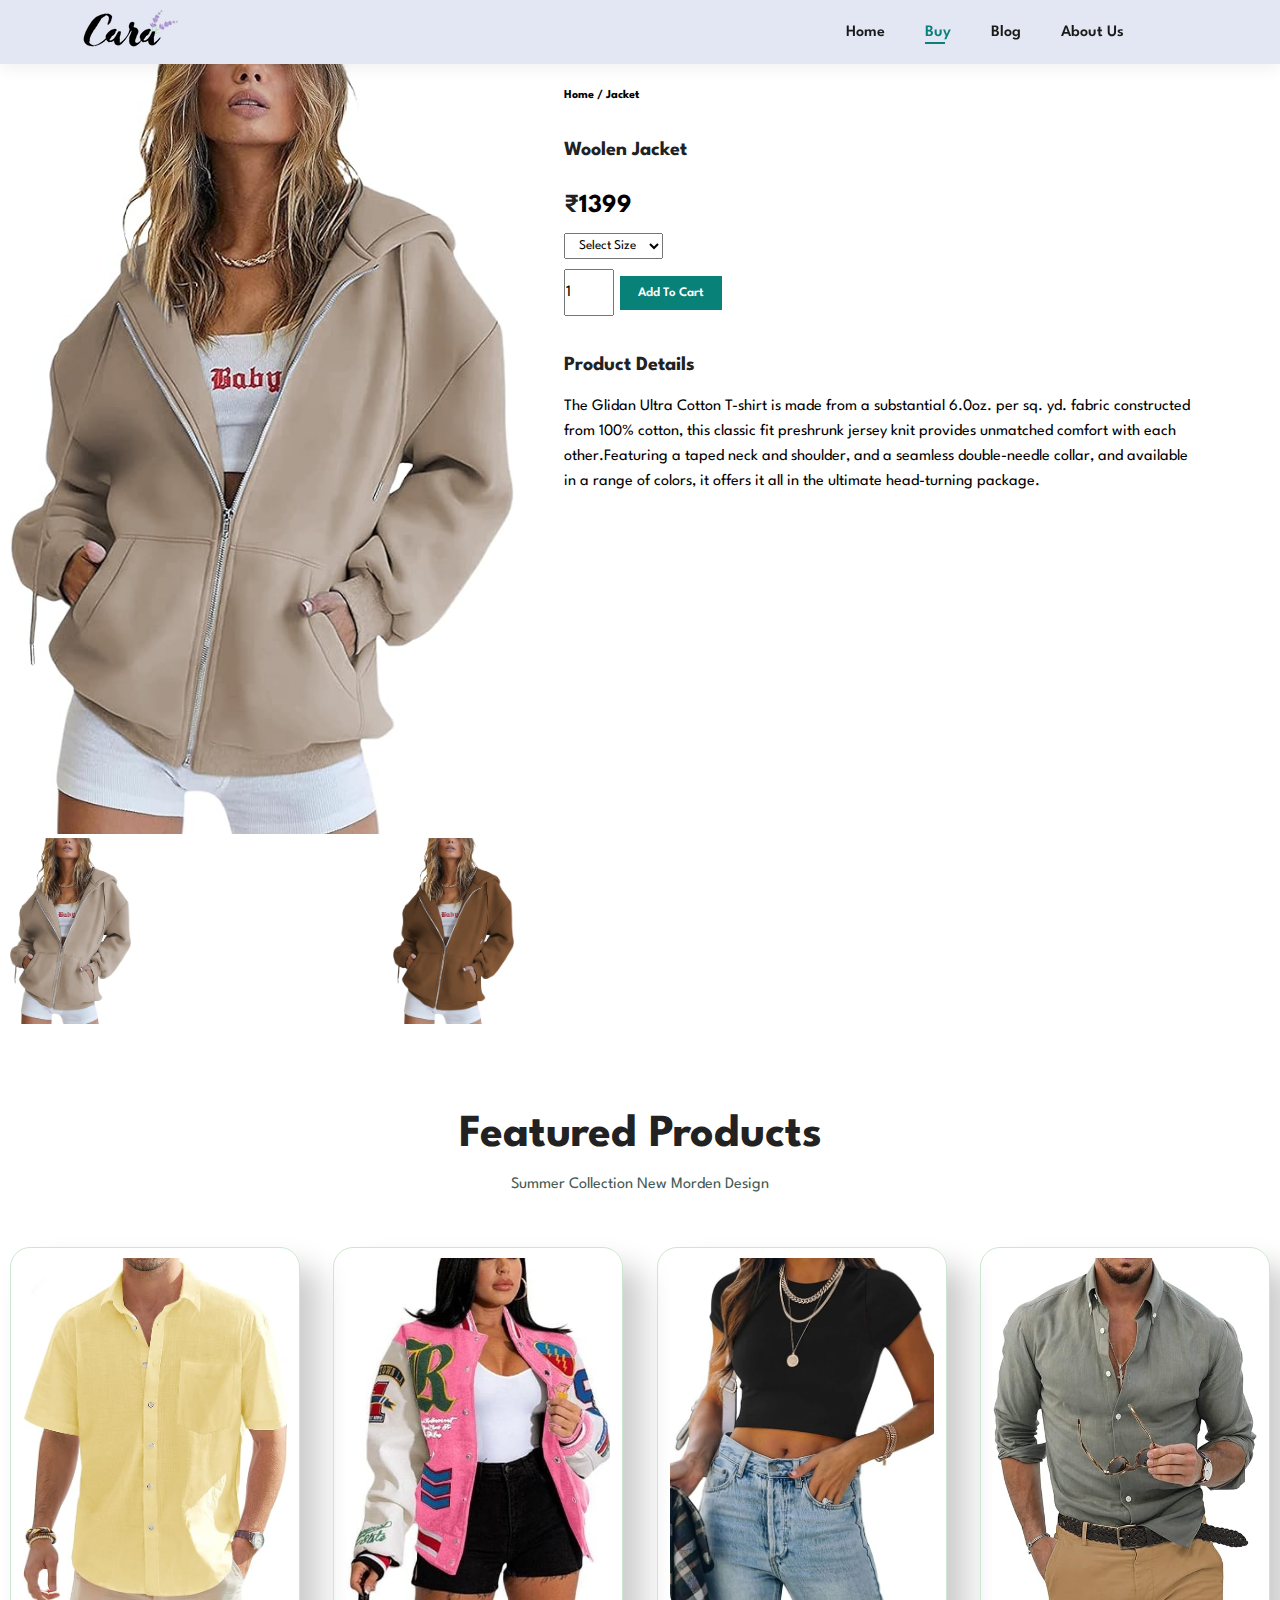
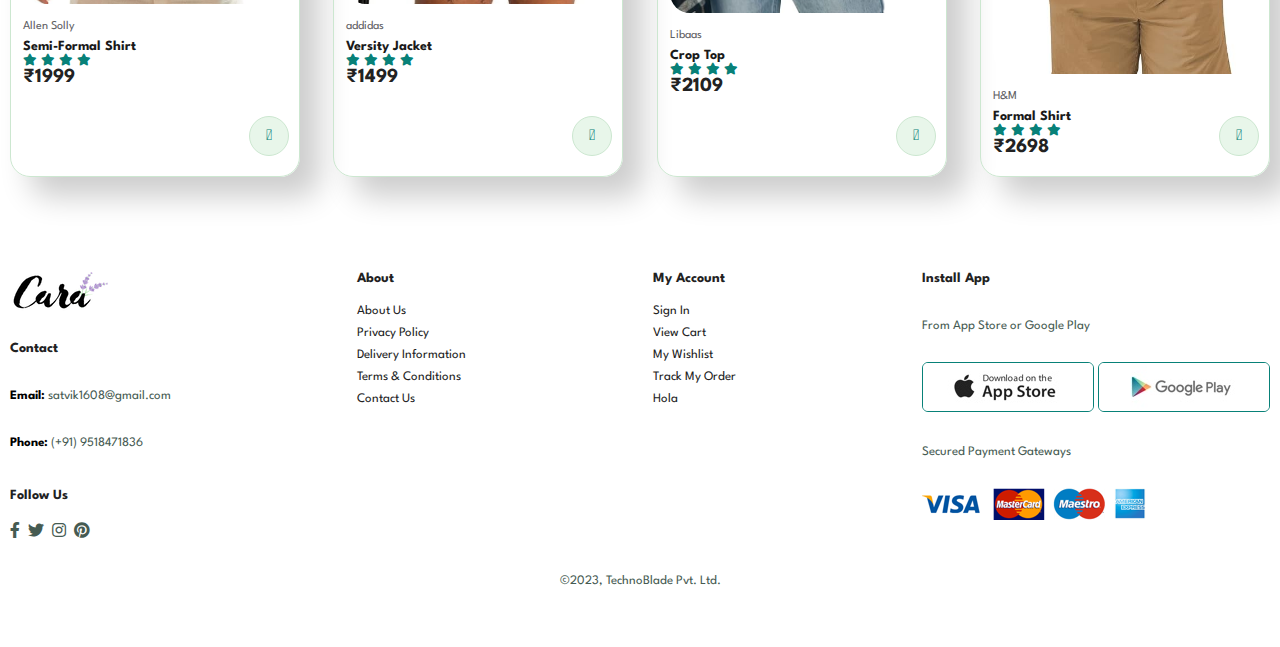
<file: pages/product2.html>
<!DOCTYPE html>
<html lang="en">

    <head>
        <meta charset="UTF-8">
        <meta http-equiv="X-UA-Compatible" content="IE=edge">
        <meta name="viewport" content="width=device-width, initial-scale=1.0">
        <title>Tech2etc Ecommerce Tutorial</title>
        <link rel="stylesheet" href="https://pro.fontawesome.com/releases/v5.10.0/css/all.css" />

        <link rel="stylesheet" href="../style.css">

        <link rel="stylesheet" href="../css/product.css">

    </head>

    <body>


        <section id="header">
            <a href="../index.html">
                <img src="../img/logo.png">
            </a>


            <div>
                <ul id="navbar">
                    <li><a href="../index.html">Home</a></li>
                    <li><a class="active" href="./shop.html">Buy</a></li>
                    <li><a href="./blog.html">Blog</a></li>
                    <li><a href="./about.html">About Us</a></li>
                    <li id="lg-bag"><a href="./cart.html"><i class="far fa-shopping-bag"></i></a></li>
                    <a href="#" id="close"><i class="far fa-times"></i></a>
                </ul>
            </div>
            <div id="mobile">
                <a href="./cart.html"><i class="far fa-shopping-bag"></i></a>
                <i id="bar" class="fas fa-outdent"></i>
            </div>
        </section>

        <section id="prodetails" class="section-p1">
            <div class="single-pro-image">
                <img src="../img/products/n4.jpg" width="100%" id="MainImg" alt="">

                <div class="small-img-group">
                        <div class="small-img-col">
                            <img src="../img/products/n4.jpg" width="100%"  class="small-img" alt="">
                        </div>
                        <div class="small-img-col">
                            <img src="../img/products/n8.jpg" width="100%"  class="small-img" alt="">
                        </div>
                        
                        
                </div>

            </div>

            <div class="single-pro-details">
                <h6>Home / Jacket</h6>
                <h4>Woolen Jacket</h4>
                <h2>₹<span>1399</span></h2>
                <select>
                    <option >Select Size</option>
                    <option >XL</option>
                    <option >XXL</option>
                    <option >S</option>
                    <option >L</option>
                    <option >M</option>
                </select>
                <input type="number" value="1">
                <button class="normal">Add To Cart</button>
                <h4>Product Details</h4>
                <span>The Glidan Ultra Cotton T-shirt is made from a substantial 6.0oz. per sq. yd.
                    fabric constructed from 100% cotton, this classic fit preshrunk jersey
                    knit provides unmatched comfort with each other.Featuring a taped neck and shoulder,
                     and a seamless double-needle collar, and available in a range of colors, 
                     it offers it all in the ultimate head-turning package.
                </span>

            </div>
        </section>

        <section id="product1" class="section-p1">
            <h2>Featured Products</h2>
            <p>Summer Collection New Morden Design</p>
             <div class="pro-container">
                 <div class="pro" onclick="window.location.href='./product.html';">
                     <img src="../img/products/f5.jpg">
                     <div class="des">
                         <span>Allen Solly</span>
                         <h5>Semi-Formal Shirt</h5>
                         <div class="star">
                             <i class="fas fa-star"></i>
                             <i class="fas fa-star"></i>
                             <i class="fas fa-star"></i>
                             <i class="fas fa-star"></i>
                         </div>
                         <h4>₹1999</h4>
                     </div>
                     <a href="#"><i class="fal fa-shopping-cart cart"></i></a>
                 </div>
                 <div class="pro" onclick="window.location.href='./product3.html';">
                     <img src="../img/products/f6.jpg">
                     <div class="des">
                         <span>addidas</span>
                         <h5>Versity Jacket</h5>
                         <div class="star">
                             <i class="fas fa-star"></i>
                             <i class="fas fa-star"></i>
                             <i class="fas fa-star"></i>
                             <i class="fas fa-star"></i>
                         </div>
                         <h4>₹1499</h4>
                     </div>
                     <a href="#"><i class="fal fa-shopping-cart cart"></i></a>
                 </div>
                 <div class="pro" onclick="window.location.href='./product4.html';">
                     <img src="../img/products/f7.jpg" >
                     <div class="des">
                         <span>Libaas</span>
                         <h5>Crop Top</h5>
                         <div class="star">
                             <i class="fas fa-star"></i>
                             <i class="fas fa-star"></i>
                             <i class="fas fa-star"></i>
                             <i class="fas fa-star"></i>
                         </div>
                         <h4>₹2109</h4>
                     </div>
                     <a href="#"><i class="fal fa-shopping-cart cart"></i></a>
                 </div>
                 <div class="pro" onclick="window.location.href='./product1.html';">
                     <img src="../img/products/n5.jpg">
                     <div class="des">
                         <span>H&M</span>
                         <h5>Formal Shirt</h5>
                         <div class="star">
                             <i class="fas fa-star"></i>
                             <i class="fas fa-star"></i>
                             <i class="fas fa-star"></i>
                             <i class="fas fa-star"></i>
                         </div>
                         <h4>₹2698</h4>
                     </div>
                     <a href="#"><i class="fal fa-shopping-cart cart"></i></a>
                 </div>
        
             </div>
         </section>


        <footer class="section-p1">
            <div class="col">
                <img class="logo" src="../img/logo.png" alt="">
                <h4>Contact</h4>
                <p><strong>Email: </strong>satvik1608@gmail.com</p>
                <p><strong>Phone: </strong>(+91) 9518471836</p>
                <div class="follow">
                    <h4>Follow Us</h4>
                    <div class="icon">
                        <i class="fab fa-facebook-f"></i>
                        <i class="fab fa-twitter"></i>
                        <i class="fab fa-instagram"></i>
                        <i class="fab fa-pinterest"></i>
                    </div>
                </div>
            </div>
            <div class="col">
                <h4>About</h4>
                <a href="#">About Us</a>
                <a href="#">Privacy Policy</a>
                <a href="#">Delivery Information</a>
                <a href="#">Terms & Conditions</a>
                <a href="#">Contact Us</a>
            </div>

            <div class="col">
                <h4>My Account</h4>
                <a href="#">Sign In</a>
                <a href="#">View Cart</a>
                <a href="#">My Wishlist</a>
                <a href="#">Track My Order</a>
                <a href="#">Hola</a>
            </div>

            <div class="col install">
                <h4>Install App</h4>
                <p>From App Store or Google Play</p>
                <div class="row">
                    <img src="../img/pay/app.jpg" alt="">
                    <img src="../img/pay/play.jpg" alt="">
                </div>
                <p>Secured Payment Gateways</p>
                <img src="../img/pay/pay.png" alt="">

            </div>

            <div class="copyright">
                <p>©2023, TechnoBlade Pvt. Ltd.</p> 
            </div>
        </footer>


        <script>
            var mainImg=document.getElementById("MainImg");
            var smallImg=document.getElementsByClassName("small-img");

            smallImg[0].onclick=function(){
                mainImg.src=smallImg[0].src;
            }
            smallImg[1].onclick=function(){
                mainImg.src=smallImg[1].src;
            }
            
            var a=localStorage.getItem('bag');
            let b = a ? JSON.parse(a) : [];

            var s=document.querySelector("#prodetails .single-pro-details button");
            // s=s.getAttribute("h2");
            let d={};
            s.addEventListener("click",function(){
                d["id"]=Math.random()*1000;
                d["img"]=mainImg.src;
                d["product"]=document.querySelector("#prodetails .single-pro-details h6").innerHTML;
                d["price"]=document.querySelector("#prodetails .single-pro-details h2 span").innerHTML;
                d["qty"]=document.querySelector("#prodetails .single-pro-details input").value;
                let i=Number(d["qty"]);
                let j=Number(d["price"]);
                d["subtotal"]=i*j;
                b.push(d);
                localStorage.setItem("bag",JSON.stringify(b));
            })

        </script>

        <script src="../script.js"></script>
    </body>

</html>
</file>
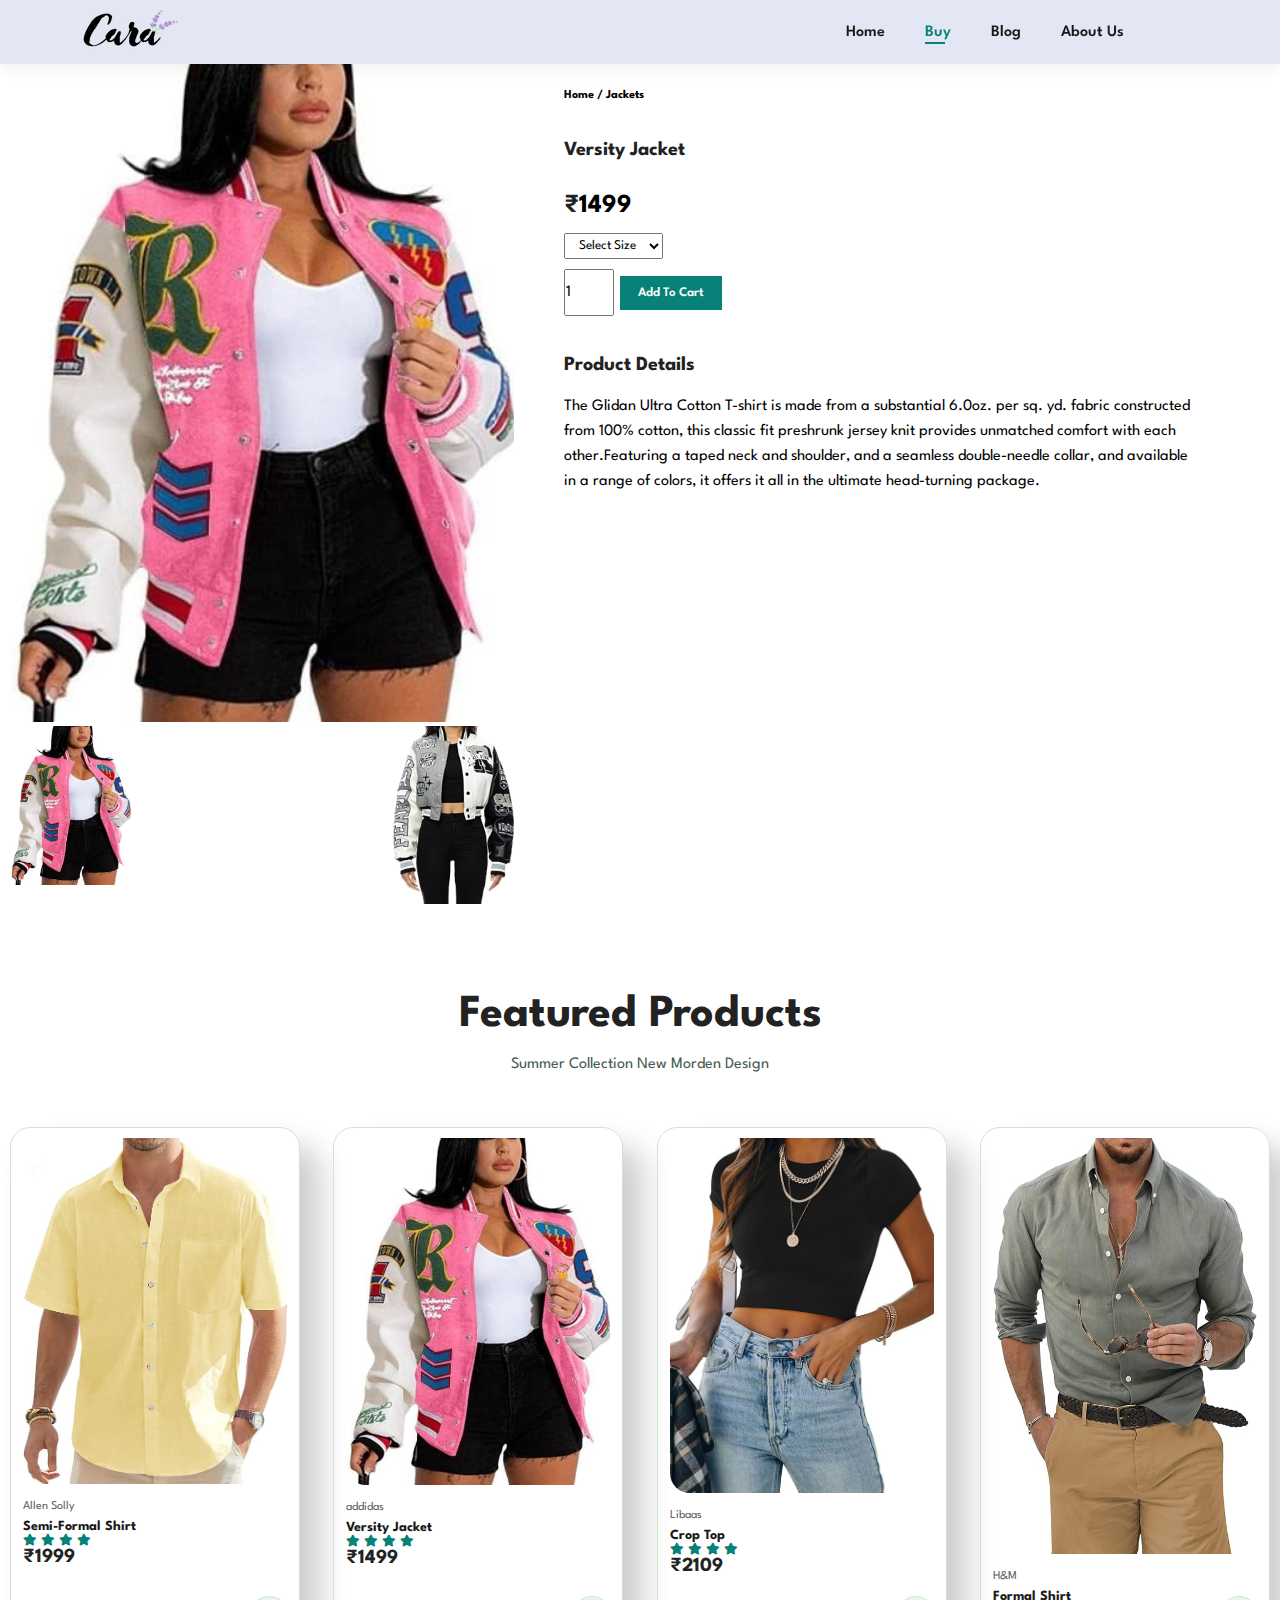
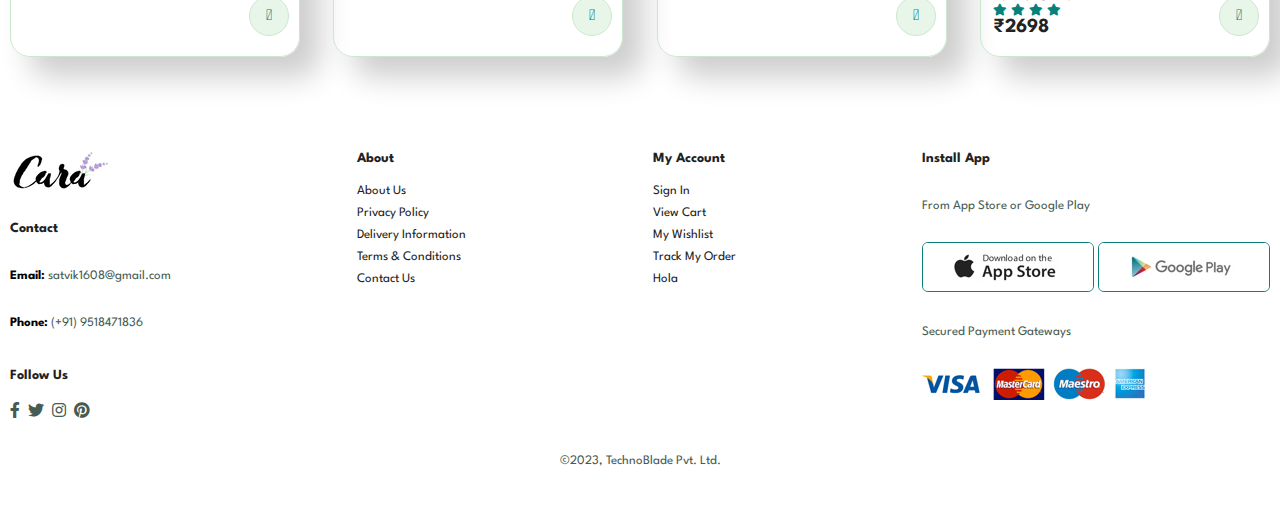
<file: pages/product3.html>
<!DOCTYPE html>
<html lang="en">

    <head>
        <meta charset="UTF-8">
        <meta http-equiv="X-UA-Compatible" content="IE=edge">
        <meta name="viewport" content="width=device-width, initial-scale=1.0">
        <title>Tech2etc Ecommerce Tutorial</title>
        <link rel="stylesheet" href="https://pro.fontawesome.com/releases/v5.10.0/css/all.css" />

        <link rel="stylesheet" href="../style.css">

        <link rel="stylesheet" href="../css/product.css">

    </head>

    <body>


        <section id="header">
            <a href="../index.html">
                <img src="../img/logo.png">
            </a>


            <div>
                <ul id="navbar">
                    <li><a href="../index.html">Home</a></li>
                    <li><a class="active" href="./shop.html">Buy</a></li>
                    <li><a href="./blog.html">Blog</a></li>
                    <li><a href="./about.html">About Us</a></li>
                    <li id="lg-bag"><a href="./cart.html"><i class="far fa-shopping-bag"></i></a></li>
                    <a href="#" id="close"><i class="far fa-times"></i></a>
                </ul>
            </div>
            <div id="mobile">
                <a href="./cart.html"><i class="far fa-shopping-bag"></i></a>
                <i id="bar" class="fas fa-outdent"></i>
            </div>
        </section>

        <section id="prodetails" class="section-p1">
            <div class="single-pro-image">
                <img src="../img/products/f6.jpg" width="100%" id="MainImg" alt="">

                <div class="small-img-group">
                        <div class="small-img-col">
                            <img src="../img/products/f6.jpg" width="100%"  class="small-img" alt="">
                        </div>
                        <div class="small-img-col">
                            <img src="../img/products/n6.jpg" width="100%"  class="small-img" alt="">
                        </div>
                        
                        
                </div>

            </div>

            <div class="single-pro-details">
                <h6>Home / Jackets</h6>
                <h4>Versity Jacket</h4>
                <h2>₹<span>1499</span></h2>
                <select>
                    <option >Select Size</option>
                    <option >XL</option>
                    <option >XXL</option>
                    <option >S</option>
                    <option >L</option>
                    <option >M</option>
                </select>
                <input type="number" value="1">
                <button class="normal">Add To Cart</button>
                <h4>Product Details</h4>
                <span>The Glidan Ultra Cotton T-shirt is made from a substantial 6.0oz. per sq. yd.
                    fabric constructed from 100% cotton, this classic fit preshrunk jersey
                    knit provides unmatched comfort with each other.Featuring a taped neck and shoulder,
                     and a seamless double-needle collar, and available in a range of colors, 
                     it offers it all in the ultimate head-turning package.
                </span>

            </div>
        </section>


        <section id="product1" class="section-p1">
           <h2>Featured Products</h2>
           <p>Summer Collection New Morden Design</p>
            <div class="pro-container">
                <div class="pro" onclick="window.location.href='./product.html';">
                    <img src="../img/products/f5.jpg">
                    <div class="des">
                        <span>Allen Solly</span>
                        <h5>Semi-Formal Shirt</h5>
                        <div class="star">
                            <i class="fas fa-star"></i>
                            <i class="fas fa-star"></i>
                            <i class="fas fa-star"></i>
                            <i class="fas fa-star"></i>
                        </div>
                        <h4>₹1999</h4>
                    </div>
                    <a href="#"><i class="fal fa-shopping-cart cart"></i></a>
                </div>
                <div class="pro" onclick="window.location.href='./product3.html';">
                    <img src="../img/products/f6.jpg">
                    <div class="des">
                        <span>addidas</span>
                        <h5>Versity Jacket</h5>
                        <div class="star">
                            <i class="fas fa-star"></i>
                            <i class="fas fa-star"></i>
                            <i class="fas fa-star"></i>
                            <i class="fas fa-star"></i>
                        </div>
                        <h4>₹1499</h4>
                    </div>
                    <a href="#"><i class="fal fa-shopping-cart cart"></i></a>
                </div>
                <div class="pro" onclick="window.location.href='./product4.html';">
                    <img src="../img/products/f7.jpg" >
                    <div class="des">
                        <span>Libaas</span>
                        <h5>Crop Top</h5>
                        <div class="star">
                            <i class="fas fa-star"></i>
                            <i class="fas fa-star"></i>
                            <i class="fas fa-star"></i>
                            <i class="fas fa-star"></i>
                        </div>
                        <h4>₹2109</h4>
                    </div>
                    <a href="#"><i class="fal fa-shopping-cart cart"></i></a>
                </div>
                <div class="pro" onclick="window.location.href='./product1.html';">
                    <img src="../img/products/n5.jpg">
                    <div class="des">
                        <span>H&M</span>
                        <h5>Formal Shirt</h5>
                        <div class="star">
                            <i class="fas fa-star"></i>
                            <i class="fas fa-star"></i>
                            <i class="fas fa-star"></i>
                            <i class="fas fa-star"></i>
                        </div>
                        <h4>₹2698</h4>
                    </div>
                    <a href="#"><i class="fal fa-shopping-cart cart"></i></a>
                </div>
       
            </div>
        </section>

         


        <footer class="section-p1">
            <div class="col">
                <img class="logo" src="../img/logo.png" alt="">
                <h4>Contact</h4>
                <p><strong>Email: </strong>satvik1608@gmail.com</p>
                <p><strong>Phone: </strong>(+91) 9518471836</p>
                <div class="follow">
                    <h4>Follow Us</h4>
                    <div class="icon">
                        <i class="fab fa-facebook-f"></i>
                        <i class="fab fa-twitter"></i>
                        <i class="fab fa-instagram"></i>
                        <i class="fab fa-pinterest"></i>
                    </div>
                </div>
            </div>
            <div class="col">
                <h4>About</h4>
                <a href="#">About Us</a>
                <a href="#">Privacy Policy</a>
                <a href="#">Delivery Information</a>
                <a href="#">Terms & Conditions</a>
                <a href="#">Contact Us</a>
            </div>

            <div class="col">
                <h4>My Account</h4>
                <a href="#">Sign In</a>
                <a href="#">View Cart</a>
                <a href="#">My Wishlist</a>
                <a href="#">Track My Order</a>
                <a href="#">Hola</a>
            </div>

            <div class="col install">
                <h4>Install App</h4>
                <p>From App Store or Google Play</p>
                <div class="row">
                    <img src="../img/pay/app.jpg" alt="">
                    <img src="../img/pay/play.jpg" alt="">
                </div>
                <p>Secured Payment Gateways</p>
                <img src="../img/pay/pay.png" alt="">

            </div>

            <div class="copyright">
                <p>©2023, TechnoBlade Pvt. Ltd.</p> 
            </div>
        </footer>



        <script>
            var mainImg=document.getElementById("MainImg");
            var smallImg=document.getElementsByClassName("small-img");

            smallImg[0].onclick=function(){
                mainImg.src=smallImg[0].src;
            }
            smallImg[1].onclick=function(){
                mainImg.src=smallImg[1].src;
            }
            var a=localStorage.getItem('bag');
            let b = a ? JSON.parse(a) : [];

            var s=document.querySelector("#prodetails .single-pro-details button");
            // s=s.getAttribute("h2");
            let d={};
            s.addEventListener("click",function(){
                d["id"]=Math.random()*1000;
                d["img"]=mainImg.src;
                d["product"]=document.querySelector("#prodetails .single-pro-details h6").innerHTML;
                d["price"]=document.querySelector("#prodetails .single-pro-details h2 span").innerHTML;
                d["qty"]=document.querySelector("#prodetails .single-pro-details input").value;
                let i=Number(d["qty"]);
                let j=Number(d["price"]);
                d["subtotal"]=i*j;
                b.push(d);
                localStorage.setItem("bag",JSON.stringify(b));
            })
            
        </script>

        <script src="../script.js"></script>
    </body>

</html>
</file>
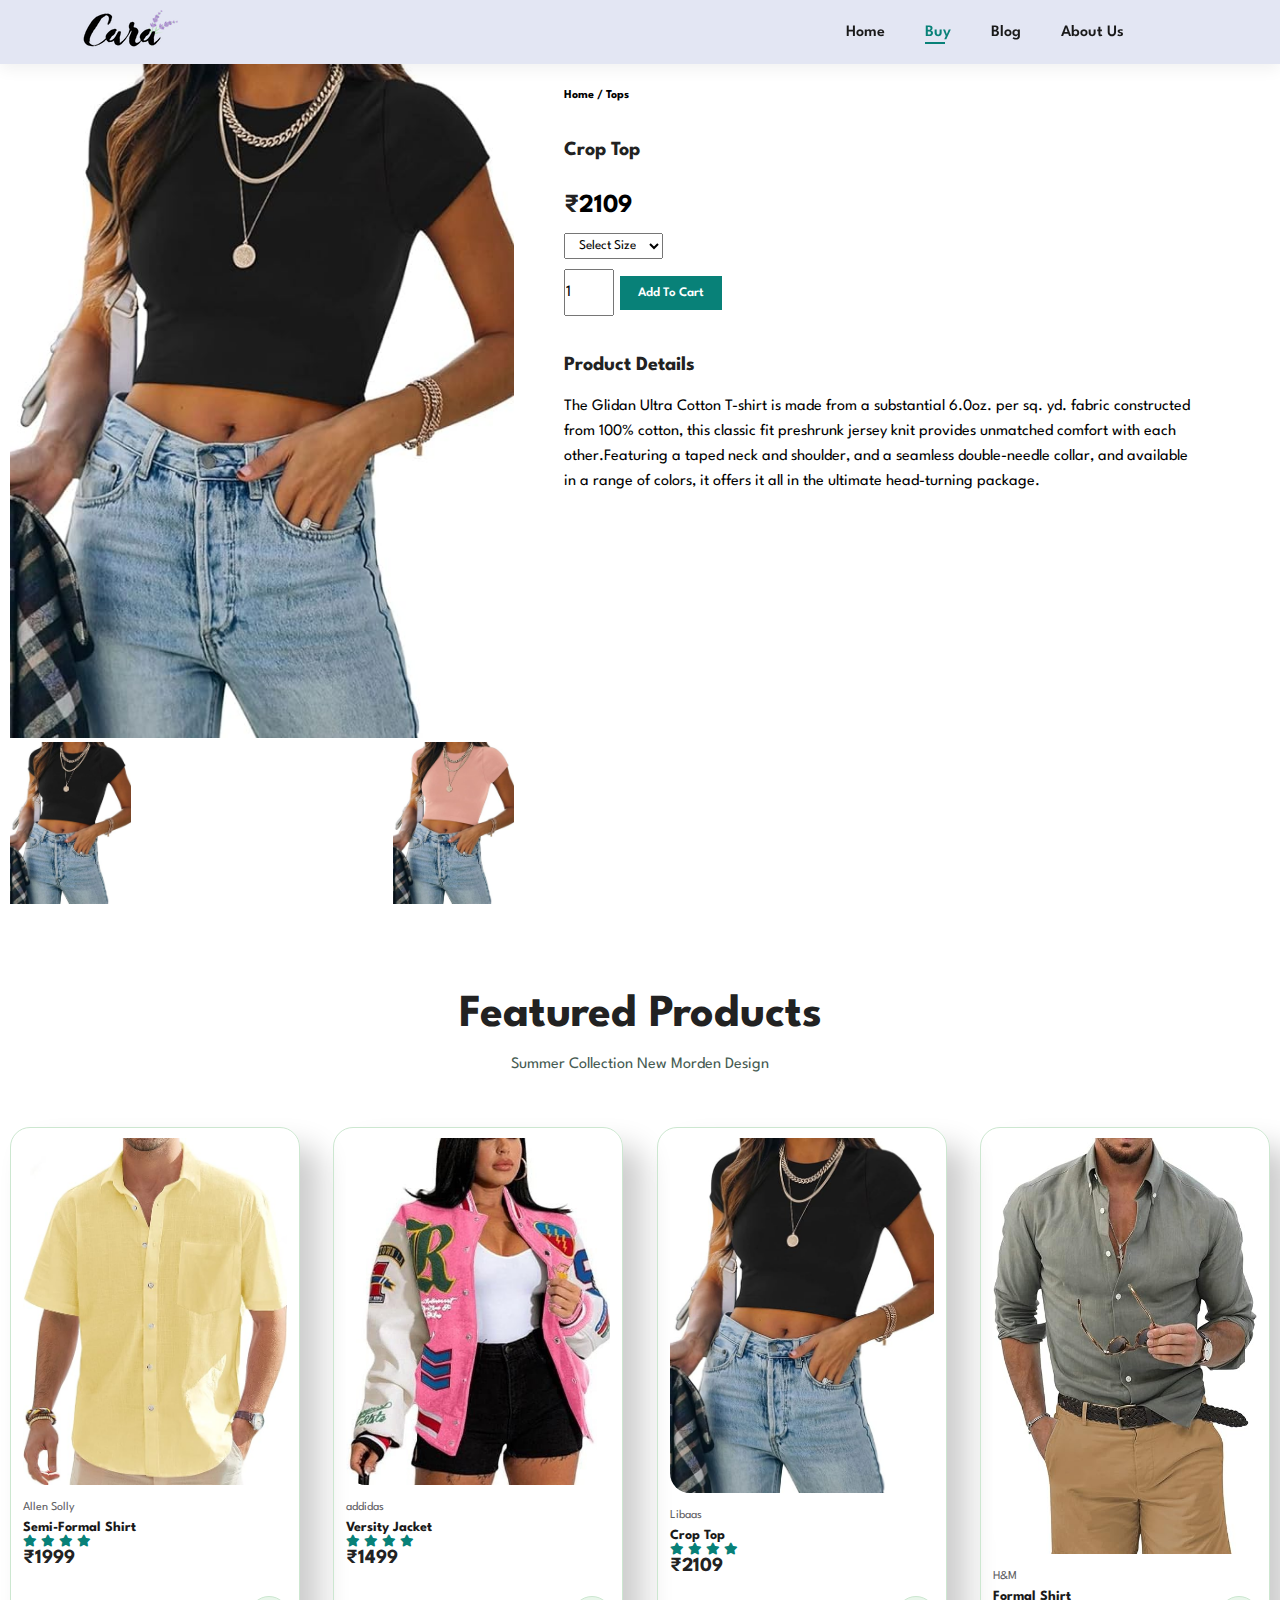
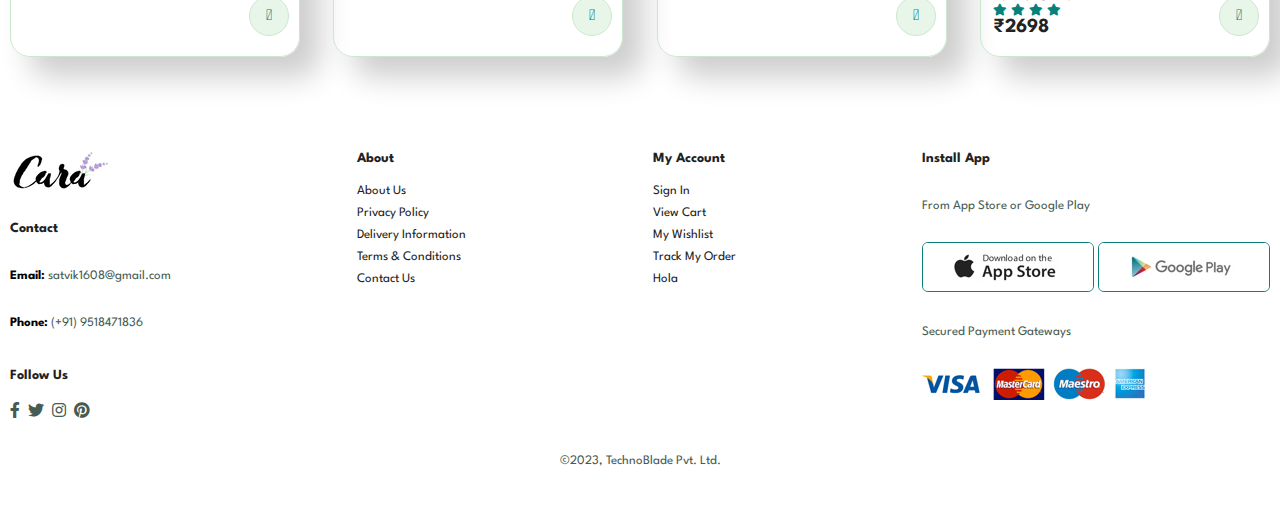
<file: pages/product4.html>
<!DOCTYPE html>
<html lang="en">

    <head>
        <meta charset="UTF-8">
        <meta http-equiv="X-UA-Compatible" content="IE=edge">
        <meta name="viewport" content="width=device-width, initial-scale=1.0">
        <title>Tech2etc Ecommerce Tutorial</title>
        <link rel="stylesheet" href="https://pro.fontawesome.com/releases/v5.10.0/css/all.css" />

        <link rel="stylesheet" href="../style.css">

        <link rel="stylesheet" href="../css/product.css">

    </head>

    <body>


        <section id="header">
            <a href="../index.html">
                <img src="../img/logo.png">
            </a>


            <div>
                <ul id="navbar">
                    <li><a href="../index.html">Home</a></li>
                    <li><a class="active" href="./shop.html">Buy</a></li>
                    <li><a href="./blog.html">Blog</a></li>
                    <li><a href="./about.html">About Us</a></li>
                    <li id="lg-bag"><a href="./cart.html"><i class="far fa-shopping-bag"></i></a></li>
                    <a href="#" id="close"><i class="far fa-times"></i></a>
                </ul>
            </div>
            <div id="mobile">
                <a href="./cart.html"><i class="far fa-shopping-bag"></i></a>
                <i id="bar" class="fas fa-outdent"></i>
            </div>
        </section>

        <section id="prodetails" class="section-p1">
            <div class="single-pro-image">
                <img src="../img/products/f7.jpg" width="100%" id="MainImg" alt="">

                <div class="small-img-group">
                        <div class="small-img-col">
                            <img src="../img/products/f7.jpg" width="100%"  class="small-img" alt="">
                        </div>
                        <div class="small-img-col">
                            <img src="../img/products/f8.jpg" width="100%"  class="small-img" alt="">
                        </div>
                        
                        
                </div>

            </div>

            <div class="single-pro-details">
                <h6>Home / Tops</h6>
                <h4>Crop Top</h4>
                <h2>₹<span>2109</span></h2>
                <select>
                    <option >Select Size</option>
                    <option >XL</option>
                    <option >XXL</option>
                    <option >S</option>
                    <option >L</option>
                    <option >M</option>
                </select>
                <input type="number" value="1">
                <button class="normal">Add To Cart</button>
                <h4>Product Details</h4>
                <span>The Glidan Ultra Cotton T-shirt is made from a substantial 6.0oz. per sq. yd.
                    fabric constructed from 100% cotton, this classic fit preshrunk jersey
                    knit provides unmatched comfort with each other.Featuring a taped neck and shoulder,
                     and a seamless double-needle collar, and available in a range of colors, 
                     it offers it all in the ultimate head-turning package.
                </span>

            </div>
        </section>

        <section id="product1" class="section-p1">
            <h2>Featured Products</h2>
            <p>Summer Collection New Morden Design</p>
             <div class="pro-container">
                 <div class="pro" onclick="window.location.href='./product.html';">
                     <img src="../img/products/f5.jpg">
                     <div class="des">
                         <span>Allen Solly</span>
                         <h5>Semi-Formal Shirt</h5>
                         <div class="star">
                             <i class="fas fa-star"></i>
                             <i class="fas fa-star"></i>
                             <i class="fas fa-star"></i>
                             <i class="fas fa-star"></i>
                         </div>
                         <h4>₹1999</h4>
                     </div>
                     <a href="#"><i class="fal fa-shopping-cart cart"></i></a>
                 </div>
                 <div class="pro" onclick="window.location.href='./product3.html';">
                     <img src="../img/products/f6.jpg">
                     <div class="des">
                         <span>addidas</span>
                         <h5>Versity Jacket</h5>
                         <div class="star">
                             <i class="fas fa-star"></i>
                             <i class="fas fa-star"></i>
                             <i class="fas fa-star"></i>
                             <i class="fas fa-star"></i>
                         </div>
                         <h4>₹1499</h4>
                     </div>
                     <a href="#"><i class="fal fa-shopping-cart cart"></i></a>
                 </div>
                 <div class="pro" onclick="window.location.href='./product4.html';">
                     <img src="../img/products/f7.jpg" >
                     <div class="des">
                         <span>Libaas</span>
                         <h5>Crop Top</h5>
                         <div class="star">
                             <i class="fas fa-star"></i>
                             <i class="fas fa-star"></i>
                             <i class="fas fa-star"></i>
                             <i class="fas fa-star"></i>
                         </div>
                         <h4>₹2109</h4>
                     </div>
                     <a href="#"><i class="fal fa-shopping-cart cart"></i></a>
                 </div>
                 <div class="pro" onclick="window.location.href='./product1.html';">
                     <img src="../img/products/n5.jpg">
                     <div class="des">
                         <span>H&M</span>
                         <h5>Formal Shirt</h5>
                         <div class="star">
                             <i class="fas fa-star"></i>
                             <i class="fas fa-star"></i>
                             <i class="fas fa-star"></i>
                             <i class="fas fa-star"></i>
                         </div>
                         <h4>₹2698</h4>
                     </div>
                     <a href="#"><i class="fal fa-shopping-cart cart"></i></a>
                 </div>
        
             </div>
         </section>




        <footer class="section-p1">
            <div class="col">
                <img class="logo" src="../img/logo.png" alt="">
                <h4>Contact</h4>
                <p><strong>Email: </strong>satvik1608@gmail.com</p>
                <p><strong>Phone: </strong>(+91) 9518471836</p>
                <div class="follow">
                    <h4>Follow Us</h4>
                    <div class="icon">
                        <i class="fab fa-facebook-f"></i>
                        <i class="fab fa-twitter"></i>
                        <i class="fab fa-instagram"></i>
                        <i class="fab fa-pinterest"></i>
                    </div>
                </div>
            </div>
            <div class="col">
                <h4>About</h4>
                <a href="#">About Us</a>
                <a href="#">Privacy Policy</a>
                <a href="#">Delivery Information</a>
                <a href="#">Terms & Conditions</a>
                <a href="#">Contact Us</a>
            </div>

            <div class="col">
                <h4>My Account</h4>
                <a href="#">Sign In</a>
                <a href="#">View Cart</a>
                <a href="#">My Wishlist</a>
                <a href="#">Track My Order</a>
                <a href="#">Hola</a>
            </div>

            <div class="col install">
                <h4>Install App</h4>
                <p>From App Store or Google Play</p>
                <div class="row">
                    <img src="../img/pay/app.jpg" alt="">
                    <img src="../img/pay/play.jpg" alt="">
                </div>
                <p>Secured Payment Gateways</p>
                <img src="../img/pay/pay.png" alt="">

            </div>

            <div class="copyright">
                <p>©2023, TechnoBlade Pvt. Ltd.</p> 
            </div>
        </footer>



        <script>
            var mainImg=document.getElementById("MainImg");
            var smallImg=document.getElementsByClassName("small-img");

            smallImg[0].onclick=function(){
                mainImg.src=smallImg[0].src;
            }
            smallImg[1].onclick=function(){
                mainImg.src=smallImg[1].src;
            }


            var a=localStorage.getItem('bag');
            let b = a ? JSON.parse(a) : [];

            var s=document.querySelector("#prodetails .single-pro-details button");
            // s=s.getAttribute("h2");
            let d={};
            s.addEventListener("click",function(){
                d["id"]=Math.random()*1000;
                d["img"]=mainImg.src;
                d["product"]=document.querySelector("#prodetails .single-pro-details h6").innerHTML;
                d["price"]=document.querySelector("#prodetails .single-pro-details h2 span").innerHTML;
                d["qty"]=document.querySelector("#prodetails .single-pro-details input").value;
                let i=Number(d["qty"]);
                let j=Number(d["price"]);
                d["subtotal"]=i*j;
                b.push(d);
                localStorage.setItem("bag",JSON.stringify(b));
            })
           
        </script>

        <script src="../script.js"></script>
    </body>

</html>
</file>
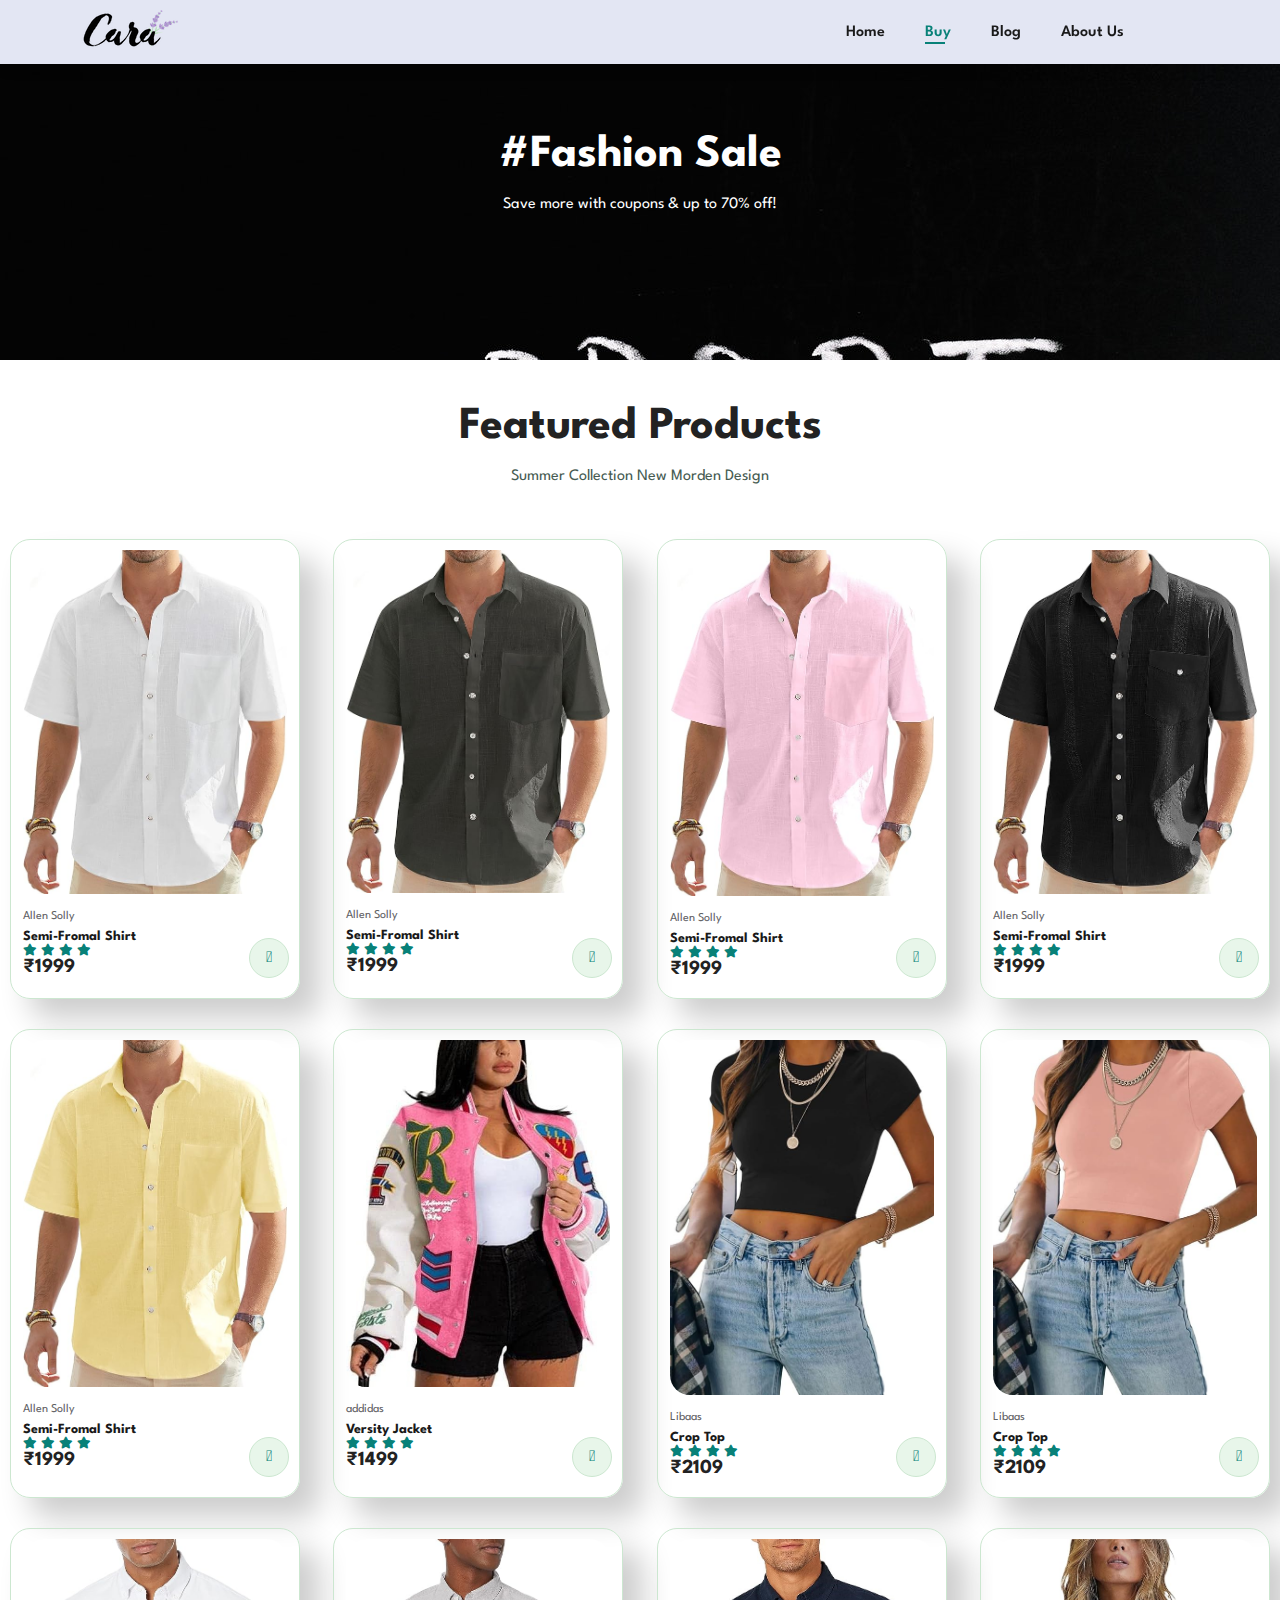
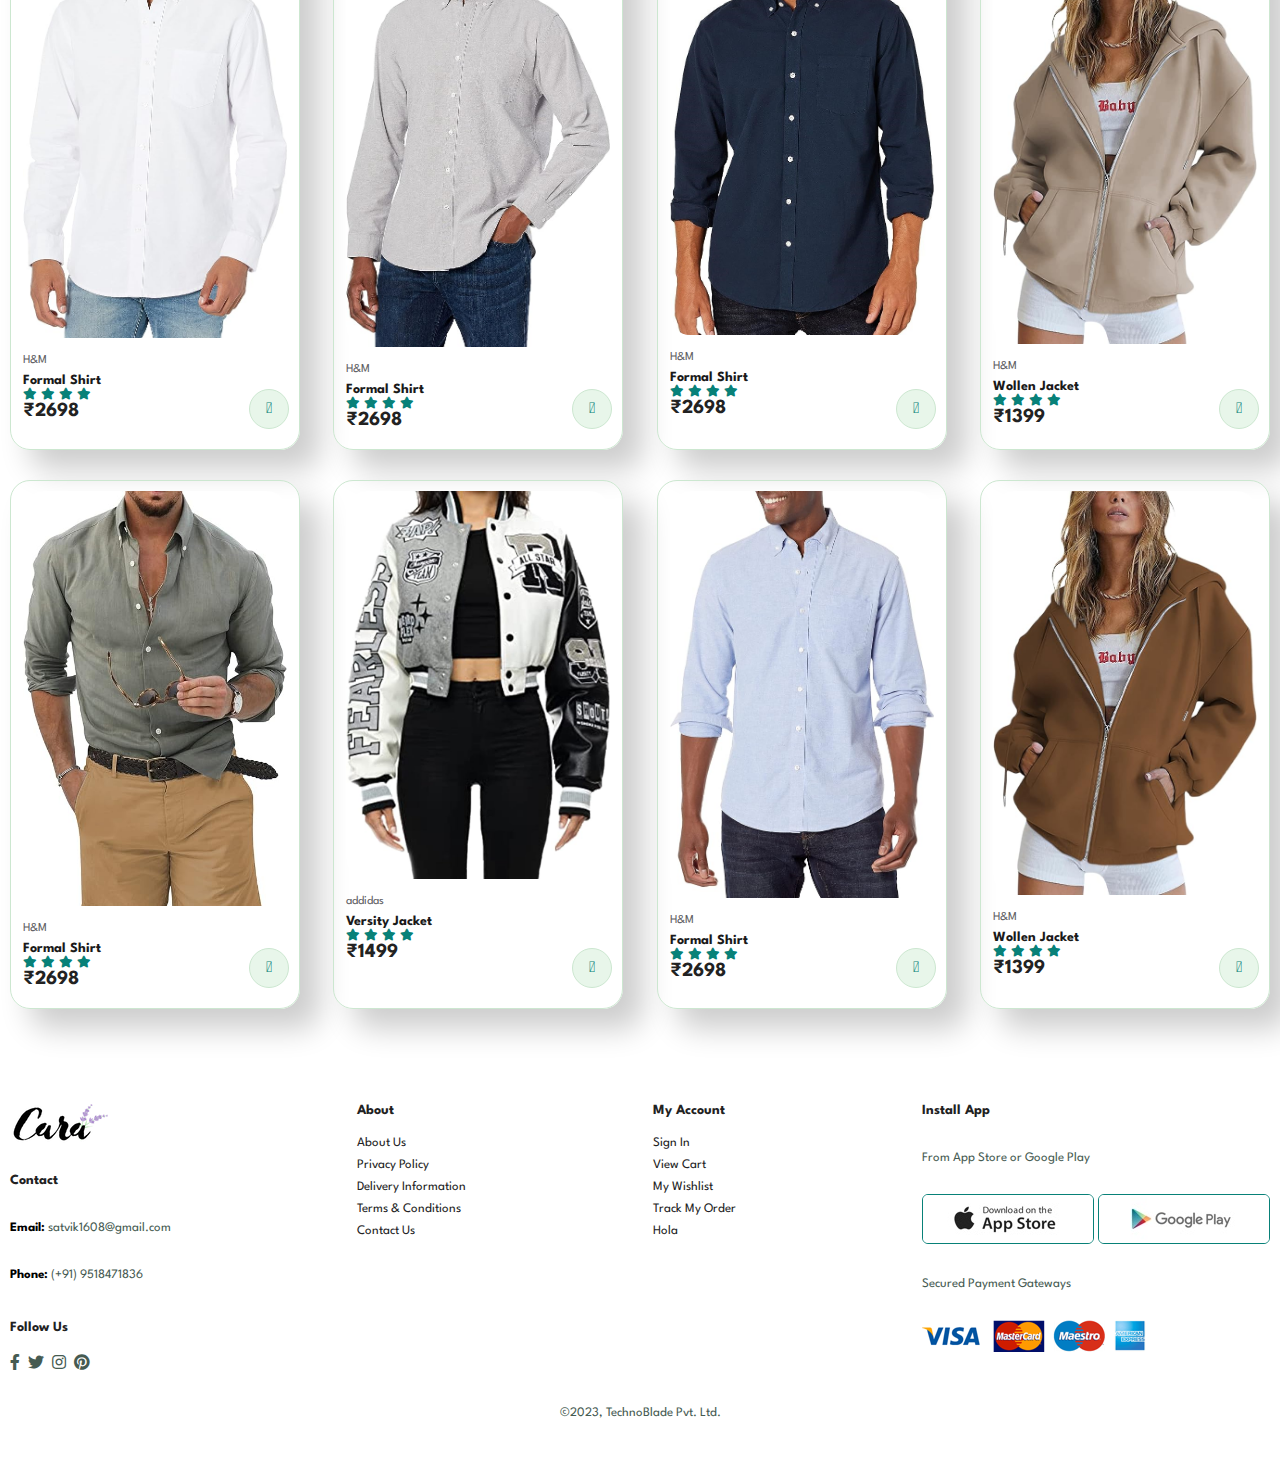
<file: pages/shop.html>
<!DOCTYPE html>
<html lang="en">

    <head>
        <meta charset="UTF-8">
        <meta http-equiv="X-UA-Compatible" content="IE=edge">
        <meta name="viewport" content="width=device-width, initial-scale=1.0">
        <title>Tech2etc Ecommerce Tutorial</title>
        
        <link rel="stylesheet" href="https://pro.fontawesome.com/releases/v5.10.0/css/all.css" />

        <link rel="stylesheet" href="../style.css">

        <link rel="stylesheet" href="../css/shop.css">
        
    </head>

    <body>

        <section id="header">
            <a href="../index.html">
                <img src="../img/logo.png">
            </a>


            <div>
                <ul id="navbar">
                    <li><a href="../index.html">Home</a></li>
                    <li><a class="active" href="./shop.html">Buy</a></li>
                    <li><a href="./blog.html">Blog</a></li>
                    <li><a href="./about.html">About Us</a></li>
                    <li id="lg-bag"><a href="./cart.html"><i class="far fa-shopping-bag"></i></a></li>
                    <a href="#" id="close"><i class="far fa-times"></i></a>
                </ul>
            </div>
            <div id="mobile">
                <a href="./cart.html"><i class="far fa-shopping-bag"></i></a>
                <i id="bar" class="fas fa-outdent"></i>
            </div>
        </section>


        <section id="page-header">
            <h2>#Fashion Sale</h2>
            <p>Save more with coupons & up to 70% off! </p>
        </section>


        <section id="product1" class="section-p1">
            <h2>Featured Products</h2>
            <p>Summer Collection New Morden Design</p>
            <div class="pro-container">
                <div class="pro" onclick="window.location.href='./product.html';">
                    <img src="../img/products/f1.jpg">
                    <div class="des">
                        <span>Allen Solly</span>
                        <h5>Semi-Fromal Shirt</h5>
                        <div class="star">
                            <i class="fas fa-star"></i>
                            <i class="fas fa-star"></i>
                            <i class="fas fa-star"></i>
                            <i class="fas fa-star"></i>
                        </div>
                        <h4>₹1999</h4>
                    </div>
                    <a href="#"><i class="fal fa-shopping-cart cart"></i></a>
                </div>
                <div class="pro" onclick="window.location.href='./product.html';">
                    <img src="../img/products/f2.jpg">
                    <div class="des">
                        <span>Allen Solly</span>
                        <h5>Semi-Fromal Shirt</h5>
                        <div class="star">
                            <i class="fas fa-star"></i>
                            <i class="fas fa-star"></i>
                            <i class="fas fa-star"></i>
                            <i class="fas fa-star"></i>
                        </div>
                        <h4>₹1999</h4>
                    </div>
                    <a href="#"><i class="fal fa-shopping-cart cart"></i></a>
                </div>
                <div class="pro" onclick="window.location.href='./product.html';">
                    <img src="../img/products/f3.jpg">
                    <div class="des">
                        <span>Allen Solly</span>
                        <h5>Semi-Fromal Shirt</h5>
                        <div class="star">
                            <i class="fas fa-star"></i>
                            <i class="fas fa-star"></i>
                            <i class="fas fa-star"></i>
                            <i class="fas fa-star"></i>
                        </div>
                        <h4>₹1999</h4>
                    </div>
                    <a href="#"><i class="fal fa-shopping-cart cart"></i></a>
                </div>
                <div class="pro" onclick="window.location.href='./product.html';">
                    <img src="../img/products/f4.jpg">
                    <div class="des">
                        <span>Allen Solly</span>
                        <h5>Semi-Fromal Shirt</h5>
                        <div class="star">
                            <i class="fas fa-star"></i>
                            <i class="fas fa-star"></i>
                            <i class="fas fa-star"></i>
                            <i class="fas fa-star"></i>
                        </div>
                        <h4>₹1999</h4>
                    </div>
                    <a href="#"><i class="fal fa-shopping-cart cart"></i></a>
                </div>
                <div class="pro" onclick="window.location.href='./product.html';">
                    <img src="../img/products/f5.jpg">
                    <div class="des">
                        <span>Allen Solly</span>
                        <h5>Semi-Fromal Shirt</h5>
                        <div class="star">
                            <i class="fas fa-star"></i>
                            <i class="fas fa-star"></i>
                            <i class="fas fa-star"></i>
                            <i class="fas fa-star"></i>
                        </div>
                        <h4>₹1999</h4>
                    </div>
                    <a href="#" onclick="window.location.href='./product.html';"><i class="fal fa-shopping-cart cart"></i></a>
                </div>
                <div class="pro" onclick="window.location.href='./product3.html';">
                    <img src="../img/products/f6.jpg">
                    <div class="des">
                        <span>addidas</span>
                        <h5>Versity Jacket</h5>
                        <div class="star">
                            <i class="fas fa-star"></i>
                            <i class="fas fa-star"></i>
                            <i class="fas fa-star"></i>
                            <i class="fas fa-star"></i>
                        </div>
                        <h4>₹1499</h4>
                    </div>
                    <a href="#"><i class="fal fa-shopping-cart cart"></i></a>
                </div>
                <div class="pro" onclick="window.location.href='./product4.html';">
                    <img src="../img/products/f7.jpg">
                    <div class="des">
                        <span>Libaas</span>
                        <h5>Crop Top</h5>
                        <div class="star">
                            <i class="fas fa-star"></i>
                            <i class="fas fa-star"></i>
                            <i class="fas fa-star"></i>
                            <i class="fas fa-star"></i>
                        </div>
                        <h4>₹2109</h4>
                    </div>
                    <a href="#" ><i class="fal fa-shopping-cart cart"></i></a>
                </div>
                <div class="pro" onclick="window.location.href='./product4.html';">
                    <img src="../img/products/f8.jpg">
                    <div class="des">
                        <span>Libaas</span>
                        <h5>Crop Top</h5>
                        <div class="star">
                            <i class="fas fa-star"></i>
                            <i class="fas fa-star"></i>
                            <i class="fas fa-star"></i>
                            <i class="fas fa-star"></i>
                        </div>
                        <h4>₹2109</h4>
                    </div>
                    <a href="#"><i class="fal fa-shopping-cart cart"></i></a>
                </div>

                <div class="pro" onclick="window.location.href='./product1.html';">
                    <img src="../img/products/n1.jpg">
                    <div class="des">
                        <span>H&M</span>
                        <h5>Formal Shirt</h5>
                        <div class="star">
                            <i class="fas fa-star"></i>
                            <i class="fas fa-star"></i>
                            <i class="fas fa-star"></i>
                            <i class="fas fa-star"></i>
                        </div>
                        <h4>₹2698</h4>
                    </div>
                    <a href="#"><i class="fal fa-shopping-cart cart"></i></a>
                </div>
                <div class="pro" onclick="window.location.href='./product1.html';">
                    <img src="../img/products/n2.jpg">
                    <div class="des">
                        <span>H&M</span>
                        <h5>Formal Shirt</h5>
                        <div class="star">
                            <i class="fas fa-star"></i>
                            <i class="fas fa-star"></i>
                            <i class="fas fa-star"></i>
                            <i class="fas fa-star"></i>
                        </div>
                        <h4>₹2698</h4>
                    </div>
                    <a href="#"><i class="fal fa-shopping-cart cart"></i></a>
                </div>
                <div class="pro" onclick="window.location.href='./product1.html';">
                    <img src="../img/products/n3.jpg">
                    <div class="des">
                        <span>H&M</span>
                        <h5>Formal Shirt</h5>
                        <div class="star">
                            <i class="fas fa-star"></i>
                            <i class="fas fa-star"></i>
                            <i class="fas fa-star"></i>
                            <i class="fas fa-star"></i>
                        </div>
                        <h4>₹2698</h4>
                    </div>
                    <a href="#"><i class="fal fa-shopping-cart cart"></i></a>
                </div>
                <div class="pro" onclick="window.location.href='./product2.html';">
                    <img src="../img/products/n4.jpg">
                    <div class="des">
                        <span>H&M</span>
                        <h5>Wollen Jacket</h5>
                        <div class="star">
                            <i class="fas fa-star"></i>
                            <i class="fas fa-star"></i>
                            <i class="fas fa-star"></i>
                            <i class="fas fa-star"></i>
                        </div>
                        <h4>₹1399</h4>
                    </div>
                    <a href="#"><i class="fal fa-shopping-cart cart"></i></a>
                </div>
                <div class="pro" onclick="window.location.href='./product1.html';">
                    <img src="../img/products/n5.jpg">
                    <div class="des">
                        <span>H&M</span>
                        <h5>Formal Shirt</h5>
                        <div class="star">
                            <i class="fas fa-star"></i>
                            <i class="fas fa-star"></i>
                            <i class="fas fa-star"></i>
                            <i class="fas fa-star"></i>
                        </div>
                        <h4>₹2698</h4>
                    </div>
                    <a href="#"><i class="fal fa-shopping-cart cart"></i></a>
                </div>
                <div class="pro" onclick="window.location.href='./product3.html';">
                    <img src="../img/products/n6.jpg">
                    <div class="des">
                        <span>addidas</span>
                        <h5>Versity Jacket</h5>
                        <div class="star">
                            <i class="fas fa-star"></i>
                            <i class="fas fa-star"></i>
                            <i class="fas fa-star"></i>
                            <i class="fas fa-star"></i>
                        </div>
                        <h4>₹1499</h4>
                    </div>
                    <a href="#"><i class="fal fa-shopping-cart cart"></i></a>
                </div>
                <div class="pro" onclick="window.location.href='./product1.html';">
                    <img src="../img/products/n7.jpg">
                    <div class="des">
                        <span>H&M</span>
                        <h5>Formal Shirt</h5>
                        <div class="star">
                            <i class="fas fa-star"></i>
                            <i class="fas fa-star"></i>
                            <i class="fas fa-star"></i>
                            <i class="fas fa-star"></i>
                        </div>
                        <h4>₹2698</h4>
                    </div>
                    <a href="#"><i class="fal fa-shopping-cart cart"></i></a>
                </div>
                <div class="pro" onclick="window.location.href='./product2.html';">
                    <img src="../img/products/n8.jpg">
                    <div class="des">
                        <span>H&M</span>
                        <h5>Wollen Jacket</h5>
                        <div class="star">
                            <i class="fas fa-star"></i>
                            <i class="fas fa-star"></i>
                            <i class="fas fa-star"></i>
                            <i class="fas fa-star"></i>
                        </div>
                        <h4>₹1399</h4>
                    </div>
                    <a href="#"><i class="fal fa-shopping-cart cart"></i></a>
                </div>
            </div>
        </section>


        <footer class="section-p1">
            <div class="col">
                <img class="logo" src="../img/logo.png" alt="">
                <h4>Contact</h4>
                <p><strong>Email: </strong>satvik1608@gmail.com</p>
                <p><strong>Phone: </strong>(+91) 9518471836</p>
                <div class="follow">
                    <h4>Follow Us</h4>
                    <div class="icon">
                        <i class="fab fa-facebook-f"></i>
                        <i class="fab fa-twitter"></i>
                        <i class="fab fa-instagram"></i>
                        <i class="fab fa-pinterest"></i>
                    </div>
                </div>
            </div>
            <div class="col">
                <h4>About</h4>
                <a href="#">About Us</a>
                <a href="#">Privacy Policy</a>
                <a href="#">Delivery Information</a>
                <a href="#">Terms & Conditions</a>
                <a href="#">Contact Us</a>
            </div>

            <div class="col">
                <h4>My Account</h4>
                <a href="#">Sign In</a>
                <a href="#">View Cart</a>
                <a href="#">My Wishlist</a>
                <a href="#">Track My Order</a>
                <a href="#">Hola</a>
            </div>

            <div class="col install">
                <h4>Install App</h4>
                <p>From App Store or Google Play</p>
                <div class="row">
                    <img src="../img/pay/app.jpg" alt="">
                    <img src="../img/pay/play.jpg" alt="">
                </div>
                <p>Secured Payment Gateways</p>
                <img src="../img/pay/pay.png" alt="">

            </div>

            <div class="copyright">
                <p>©2023, TechnoBlade Pvt. Ltd.</p> 
            </div>
        </footer>

        <script src="../script.js"></script>
    </body>

</html>
</file>
<file: style.css>
@import url("https://fonts.googleapis.com/css2?family=Spartan:wght@100;200;300;400;500;600;700;800;900&display=swap");

*{
  margin: 0%;
  padding: 0%; 
  color:#000;
  box-sizing: border-box;
}
html,body{
  height: 100%;
  width: 100%;

}
#main{
  height: 100%;
  
  width: 100%;
  
}
#top-screen{
  position: absolute;
  height: 100%;
  color: #fff;
  background-color: #088178;
  width: 100%;
  z-index: 999999;
  /* display: none;*/
}

#top-screen>h1{
  color:#fff;
  font-size: 100px;
  position: absolute;
  right: 5%;
  /* overflow: hidden; */
}

#lowest{
  bottom:5%;
}

#second-lowest{
  bottom: 30%;
}
#second-top{
  bottom:50%;
}
#top{
  bottom:80%;
}

#random-text{
  position: absolute;
  left:5%;
  top:10%;
  font-size: 30px;
  font-weight: 700;
  line-height: 40px;
}

#center{
  position:absolute;
  height: 100%;
  width: 100%;
} 



* {
margin: 0;
padding: 0;
box-sizing: border-box;
font-family: "Spartan", sans-serif;

}

html {
scroll-behavior: smooth;
height: 100%;
width: 100%;
}





/* Global Styles */

h1 {
font-size: 50px;
line-height: 64px;
color: #222;
}

h2 {
font-size: 46px;
line-height: 54px;
color: #222;
}

h4 {
font-size: 20px;
color: #222;
}

h6 {
font-weight: 700;
font-size: 12px;
}

p {
font-size: 16px;
color: #465b52;
margin: 15px 0 20px 0;
}

.section-p1 {
padding: 40px 80px;
}

.section-m1 {
margin: 40px 0;
}

button.normal{
font-size: 13px;
font-weight: 600;
padding:11px 18px;
color:#fff;

background-color: transparent;
cursor: pointer;
border: 1px solid #fff;
outline: none;
transition: 0.2s ease;   /*as hover effect is to be applied*/

}

button.white{
font-size: 14px;
font-weight: 600;
padding:15px 30px;
color:#000;
background-color: #fff;
border-radius: 4px;
cursor: pointer;
border: none;
outline: none;
transition: 0.2s ease;   /*as hover effect is to be applied*/

}

body {
width: 100%;
}









    /* My navigation bar styling */

#header{
display: flex;
align-items: center;
justify-content: space-between;
padding:10px 80px;
background-color: #E3E6F3;
box-shadow: 0 5px 15px rgba(0,0,0,0.06);
z-index:999;
position: fixed;
width: 100%;
top:0;
left:0;
}

#navbar{
display: flex;
align-items: center;
justify-content: center;
}

#navbar li{
list-style: none;
padding:0 20px;
position: relative;   /*because i want to get border beneath nav links so they must be absolute*/
}
#navbar li a{
text-decoration: none;
font-size: 16px;
font-weight: 600;
color:#1a1a1a;
transition: 0.3 ease;
}

#navbar li a:hover,
#navbar li a.active{
color: #088178;
}

#navbar li a.active::after,
#navbar li a:hover::after{
content: "";
width: 30%;
height: 2px;
background:#088178;
position: absolute;
bottom: -4px;
left:20px;
}

#mobile{
display:none;
align-items: center;
color:#000;
}

#close{
display: none;
}





    /* My main banner styling */

#hero{
background-image: url("./img/hero4.jpg");
height: 90vh;
width: 100%;
background-position: top 25% right 0%;
background-size: cover;
padding:0px 80px;
display: flex;
flex-direction: column;
align-items: flex-start;
justify-content: center;
}

#hero h4{
padding-bottom: 15px;
}
#hero h1{
color:#088178
}
#hero button{
background-image: url(./img/button.png);
background-color: transparent;
color:#088178;
border: 0;
padding: 14px 80px 14px 65px;
background-repeat: no-repeat;
cursor: pointer;
font-weight:700;
font-size: 15px;


}





    /*My features styling */

#feature{
display: flex;
align-items: center;
justify-content: space-between;
flex-wrap: wrap;
}


#feature .fe-box{
width:180px;
text-align: center;
padding:25px 15px;
box-shadow: 20px 20px 34px rgba(0,0,0,0.03);
border: 1px solid #cce7d0;
border-radius: 4px;
margin:15px 0;
}

#feature .fe-box:hover{
box-shadow: 10px 10px 54px rgba(70,62,221,0.1);
}

#feature .fe-box img{
width: 100%;
margin-bottom: 10px;
}

#feature .fe-box h6{
display: inline-block;  /*padding is to much so i'm using inline-block as display*/
padding:9px 8px 6px 8px;
line-height: 1;
border-radius: 4px;
color: #088178;
background-color: #fddde4;
}

#feature .fe-box:nth-child(2) h6{
background-color: #cdebbc;
}
#feature .fe-box:nth-child(3) h6{
background-color: #d1e8f2;
}
#feature .fe-box:nth-child(4) h6{
background-color: #cdd4f8;
}
#feature .fe-box:nth-child(5) h6{
background-color: #f6dbf6;
}
#feature .fe-box:nth-child(6) h6{
background-color: #fff2e5;
}





    /*My products section styling*/

#product1{
text-align: center;
}
#product1 .pro-container{
display: flex;
justify-content: space-between;
padding-top: 20px;
flex-wrap: wrap;
}

#product1 .pro{
width:23%;
min-width: 250px;
padding: 10px 12px;
border: 1px solid #cce7d0;
border-radius: 20px;
cursor: pointer;
box-shadow: 20px 20px 30px rgba(0,0,0,0.2);   /*offsetx offsety blur-radius spread-radius inset color*/
margin:15px 0;
transition: 0.2s ease;  /*to smooth the hover effect*/
position: relative;  /*bcz we want to position our cart button*/
}

#product1 .pro:hover{
box-shadow:20px 20px 30px rgba(0,0,0,0.06);
}

#product1 .pro img{
width: 100%;
border-radius: 20px;
}

#product1 .pro .des{
text-align: start;
padding:10px 0;

}

#product1 .pro .des span{
color: #606063;
font-size: 12px;

}

#product1 .pro .des h5{
padding-top: 7px;
color:#1a1a1a;
font-size: 14px;

}

#product1 .pro .des i{
font-size: 12px;
color:rgb(243,181,25);
font-weight: 700;
color:#088178;
}

#product1 .pro .cart{
width: 40px;
height: 40px;
line-height: 40px;
border-radius: 50px;
background-color: #e8f6ea;
font-weight: 500;
color: #088178;
border: 1px solid #cce7d0;
position:absolute;
bottom:20px;
right:10px;


}
    /*My footer's styling */

footer{
display: flex;
flex-wrap: wrap;
justify-content: space-between;
}

footer .col{
display: flex;
flex-direction: column;
align-items: flex-start;
margin-bottom: 20px;
}

footer .logo{
margin-bottom: 30px;
}

footer h4{
font-size: 14px;
padding-bottom: 20px;
}
footer p{
font-size: 13px;
padding-bottom: 0 0 8px 0;
}

footer a{
font-size: 13px;
text-decoration: none;
color: #222;
margin-bottom: 10px;
}
footer .follow{
padding-top:20px;

}

footer .follow i{
color:#465b52;
padding-right:4px;
cursor: pointer;

}

footer .install .row img{
border:1px solid #088178;
border-radius: 6px;

}

footer .install img{
margin: 10px 0 15px 0;
}

footer .follow i:hover,
footer a:hover{
color:#088178
}

footer .copyright{
width: 100%;
text-align: center;
}








    /*Media Queries*/

@media (max-width:1296px) {
.section-p1{
  padding: 40px 10px;
}

#sm-banner .banner-box {
  min-width:100%;
  height: 30vh;
}

#feature{
  justify-content: center;
}

#feature .fe-box {
  margin: 15px 40px;
}

#sm-banner .banner-box {
  min-width: 100%;
  height: 50vh;
}

#sm-banner .banner-box2{
  margin-top:12px;
}

#banner3 {
  padding: 0 40px;
}

#banner3 .banner-box {
  width: 28%;
}



}

/* Medium Screen Devices */

@media (max-width:799px) {

.section-p1{
  padding:40px 40px;
}

#navbar{
  display: flex;
  flex-direction: column;
  align-items: flex-start;
  justify-content: flex-start;
  position: fixed;
  top:0;
  right: -300px;
  height: 100vh;
  width:300px;
  background-color: #E3E6F3;
  box-shadow: 0 40px 60px rgba(0,0,0,0.1);
  padding: 80px 0 0 10px;
  transition: 0.3s;
  
}

#navbar.active{
  right:0;
}

#navbar li{
  margin-bottom: 25px;

}

#mobile{
  display: flex;
  align-items: center;
}

#mobile i{
  color:#1a1a1a;
  font-size: 24px;
  padding-left: 20px;
}

#close{
  display: initial;
  position: absolute;
  top:30px;
  left: 30px;
  color:#222;
  font-size: 24px;
}

#lg-bag{
  display: none;
}

#hero {
  height: 70vh;
  background-position: top 30% right 30%;
  padding: 0px 80px;
}

#feature {
  justify-content: center;
}

#feature .fe-box {
  margin: 15px 15px;
}

#product1 .pro-container {
  justify-content: center;
}

#product1 .pro {
  margin: 15px 15px;
}

#banner {
  height: 20vh;
}

#sm-banner .banner-box {
  min-width:100%;
  height: 30vh;
}

#banner3 {
  padding: 0 40px;
}

#banner3 .banner-box {
  width: 28%;
}

#newsletter .form{
  width: 70%;
}

}


/* Small Screen Devices */

@media (max-width:599px) {

.section-p1{
  padding: 20px;
}

#header {
  padding: 10px 20px;
}

h1{
  font-size: 38px;
} 

h2{
  font-size: 32px;
}

#hero{
  padding: 0 20px;
  background-position: 55%;
}

#feature{
  justify-content: space-between;
}

#feature .fe-box{
  width: 155px;
  margin: 0 0 15px 0;
}

#product .pro{
  width: 100%;
}

#banner{
  height: 40vh;
}

#sm-banner .banner-box{
  height: 40vh;
}

#sm-banner .banner-box2{
  margin-top: 20px;
}

#banner3{
  padding:0 20px;
}

#banner3 .banner-box{
  width: 100%;
}

.newsletter{
  padding:40px 20px;
}

#newsletter .form{
  width: 100%;
}

footer .copyright{
  text-align: start;
}


}
</file>
<file: css/blog.css>
@import url(./shop.css);  /*as i used some components of shop.html*/



#page-header.blog-header{
    background: url("../img/banner/b19.jpg");
}

#blog{
    padding: 150px 150px 0 150px;
}

#blog .blog-box{
    display: flex;
    align-items: center;
    width: 100%;
    position: relative; /*as i gave absolute to child ele H1*/
    padding-bottom: 90px;
}

#blog .blog-img{
    width: 50%;
    margin-right: 40px;
}

#blog img{
    width: 100%;
    height: 300px;
    object-fit: cover;
}

#blog .blog-details{
    width: 50%;
}

#blog .blog-details a{
    text-decoration: none;
    font-size: 11px;
    color: #000;
    font-weight: 700;
    position: relative; /*bcz i used after on child and gave position absolute*/
    transition: 0.3s;  /*bcz i added hover effect*/
}

#blog .blog-details a::after{
    content: "";
    width: 50px;
    height: 1px;
    background-color: #000;
    position:absolute;
    top:4px;
    right: -60px;
}

#blog .blog-details a:hover{
    color: #088178;
}

#blog .blog-details a:hover::after{
    background-color: #088178;
}

#blog .blog-box h1{
    position: absolute;
    top:-40px;
    left:0;
    font-size: 70px;
    font-weight: 700;
    color: #c9cbce;
    z-index: -9;
}

@media (max-width:599px) {
    

    #blog{
        padding:100px 20px 0 20px;
    }

    #blog .blog-box{
        display: flex;
        flex-direction: column;
        align-items: flex-start;
    }

    #blog .blog-img{
        width: 100%;
        margin-right: 0;
        margin-bottom: 30px;
    }

    #blog .blog-details{
        width: 100%;
    }

}
</file>
<file: css/cart.css>
@import url(./contact.css);

#cart{
    overflow-x: auto;
}

#cart table{
    width: 100%;
    border-collapse: collapse;
    table-layout: fixed;
    white-space: nowrap;
}

#cart table img{
    width: 70px;
}

#cart table td:nth-child(1){
    width: 100px;
    text-align: center;
}

#cart table td:nth-child(2){
    width: 150px;
    text-align: center;
}

#cart table td:nth-child(3){
    width: 250px;
    text-align: center;
}

#cart table td:nth-child(4),
#cart table td:nth-child(5),
#cart table td:nth-child(6){
    width: 150px;
    text-align: center;
}


#cart table td:nth-child(5) input{
    width: 70px;
    padding: 10px 5px 10px 15px;
}

#cart table thead{
    border: 1px solid #e2e9e1;
    border-left:none ;
    border-right: none;
}

#cart table thead td{
    font-weight: 700;
    text-transform: uppercase;
    font-size: 13px;
    padding: 18px 0;

}

#cart table tbody tr td{
    padding-top: 15px;
}

#cart table tbody td{
    font-size: 13px;

}

#cart-add{
    display: flex;
    flex-wrap: wrap;
    justify-content: space-between;
}

#coupon{
    width:50%;
    margin-bottom: 30px;

}

#coupon h3,
#subtotal h3{
    padding-bottom: 15px;
}

#coupon input{
    padding: 10px 20px;
    outline: none;
    width: 60%;
    margin-right:10px;
    border: 1px solid #e2e9e1;
}

#coupon button,
#subtotal button{
    background-color: #088178;
    color: #fff;
    padding:12px 20px;
}

#subtotal{
    width: 50%;
    margin-bottom: 30px;
    border:1px solid #e2e9e1
}

#subtotal table{
    border-collapse: collapse;
    width: 100%;
    margin-bottom: 20px;
}

#subtotal table rd{
    width: 50%;
    border: 1px solid #e2e9e1;
    padding: 10px;
    font-size: 13px;

}


@media (max-width: 599px) {
    #cart-add{
        flex-direction: column;
    }

    #coupon{
        width: 100%;
    }

    #subtotal{
        width: 100%;
        padding: 20px;
    }
    
}
</file>
<file: css/contact.css>
@import url(../css/about.css);

#contact-details{
    display: flex;
    align-items: center;
    justify-content: space-between;
}

#contact-details .details{
    width: 40%;
}

#contact-details .details span,
#form-details form span{
    font-size: 12px;
}

#contact-details .details h2,
#form-details form h2{
    font-size: 26px;
    line-height: 35px;
    padding: 20px 0;
}

#contact-details .details h3{
    font-size: 16px;
    padding-bottom: 15px ;
}

#contact-details .details li{
    list-style: none;
    display: flex;
    padding: 10px 0;
}

#contact-details .details li i{
    font-size: 14px;
    padding-right: 22px;
}

#contact-details .details li p{
    font-size: 14px;
    margin: 0;
}

#contact-details .map{
    width: 55%;
    height: 400px;
    
}

#contact-details .map iframe{
    width: 100%;
    height:100%;

}

#form-details {
    display: flex;
    justify-content: space-between;
    margin: 30px;
    padding: 80px;
    border: 1px solid #e1e1e1;
}

#form-details form{
    width:63%;
    display: flex;
    flex-direction: column;
    align-items: flex-start;
}

#form-details form input,
#form-details form textarea{
    width: 100%;
    padding: 12px 15px;
    outline: none;
    margin-bottom: 20px;
    border: 1px solid #e1e1e1;

}

#form-details form button{
    color:#fff;
    background-color: #088178;
}

#form-details .people div{
    padding-bottom: 25px;
    display: flex;
    align-items: flex-start;
}

#form-details .people div img{
    width: 65px;
    height: 65px;
    object-fit: cover;
    margin-right: 15px;
}

#form-details .people div p{
    margin: 0;
    font-size: 13px;
    line-height: 25px;
}

#form-details .people div p span{
    display: block;
    font-size: 16px;
    font-weight: 600;
    color: #000;
}



@media (max-width:799px) {

    #form-details{
        padding: 40px;
    }

    #form-details form{
        width: 50%;
    }
    
}

@media (max-width: 599px) {
    
    #contact-details{
        flex-direction: column;
    }
    #contact-details .details{
        width: 100%;
        margin-bottom: 30px;
    }
    #contact-details .map{
        width: 100%;
    }
    #form-details{
        margin: 10px;
        padding: 30px 10px;
        flex-wrap: wrap;
    }
    #form-details form{
        width: 100%;
        margin-bottom: 30px;
    }
}
</file>
<file: css/product.css>
#prodetails{
    display: flex;
    margin-top: 20px;
}

#prodetails .single-pro-image{
    width:40%;
    margin-right:50px ;
}

.small-img-group{
    display: flex;
    justify-content: space-between;
}

.small-img-col{
    flex-basis: 24%;
    cursor: pointer;
}

#prodetails .single-pro-details{
    width: 50%;
    padding-top: 30px;
}

#prodetails .single-pro-details h4{
    padding: 40px 0 20px 0;
}

#prodetails .single-pro-details h2{
    font-size: 26px;
}

#prodetails .single-pro-details select{
    display: block;
    padding: 5px 10px;
    margin-bottom: 10px;
    text-align: center;
    outline: none;
}

#prodetails .single-pro-details input{
    width: 50px;
    height: 47px;
    padding-right: 10px;
    font-size: 16px;
    margin-right: 1px;
    outline: none;
}

#prodetails .single-pro-details button{
    background: #088178;
    color: #fff;
}

#prodetails .single-pro-details span{
    line-height: 25px;
}

#pagination{
    text-align: center;

}

#pagination a{
    text-decoration: none;
    background-color: #088178;
    padding:15px 20px;
    border-radius: 4px;
    color:#fff;
    font-weight: 600;
}

#pagination a i{
    font-size: 16px;
    font-weight: 600;
}


@media (max-width:599px) {
    #prodetails{
        display: flex;
        flex-direction: column;

    }

    #prodetails .single-pro-image{
        width:100%;
        margin-right: 0px;
    }

    #prodetails .single-pro-details{
        width:100%;

    }
}
</file>
<file: css/shop.css>
#page-header{
    background-image: url("../img/banner/b20.jpg");
    width:100%;
    height:40vh;
    background-size: cover;
    display: flex;
    justify-content: center;
    text-align: center;
    flex-direction: column;
    padding:14px;
}

#page-header h2,
#page-header p{
    color:#fff;
}
</file>
